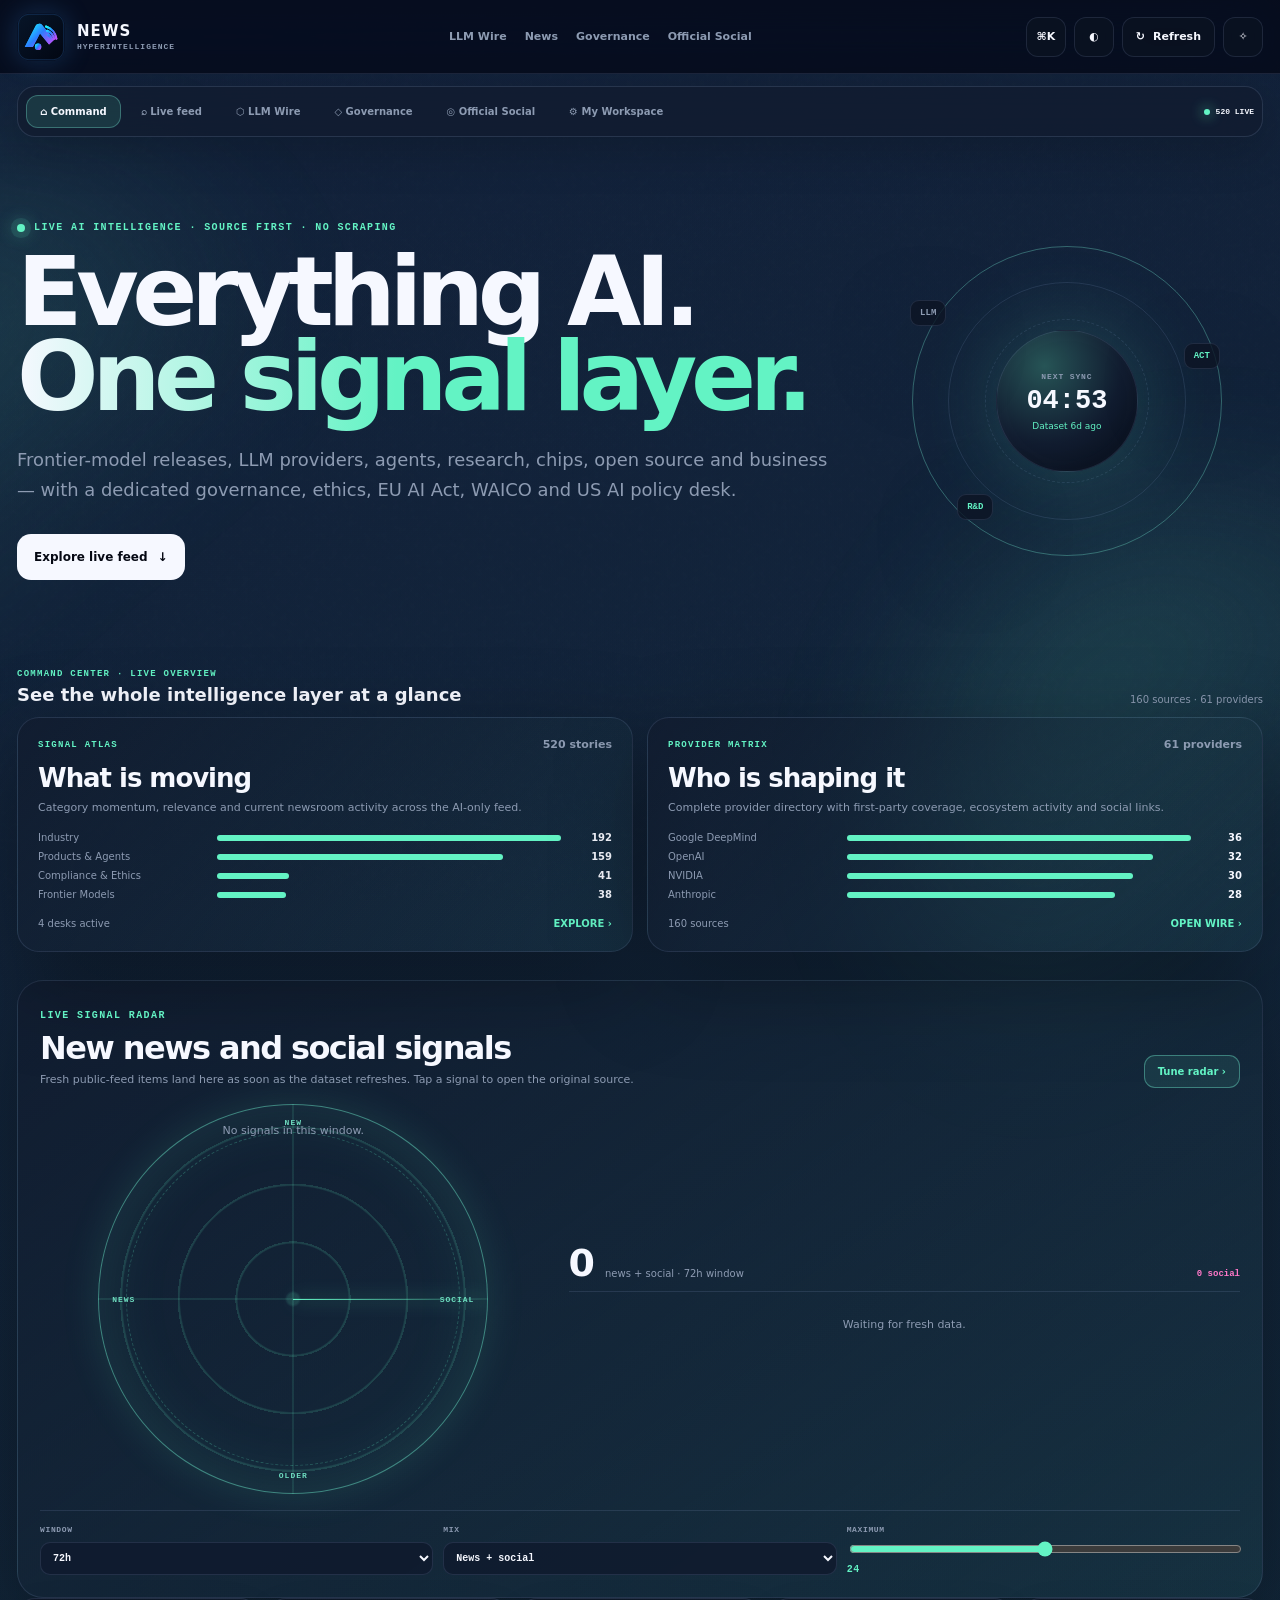
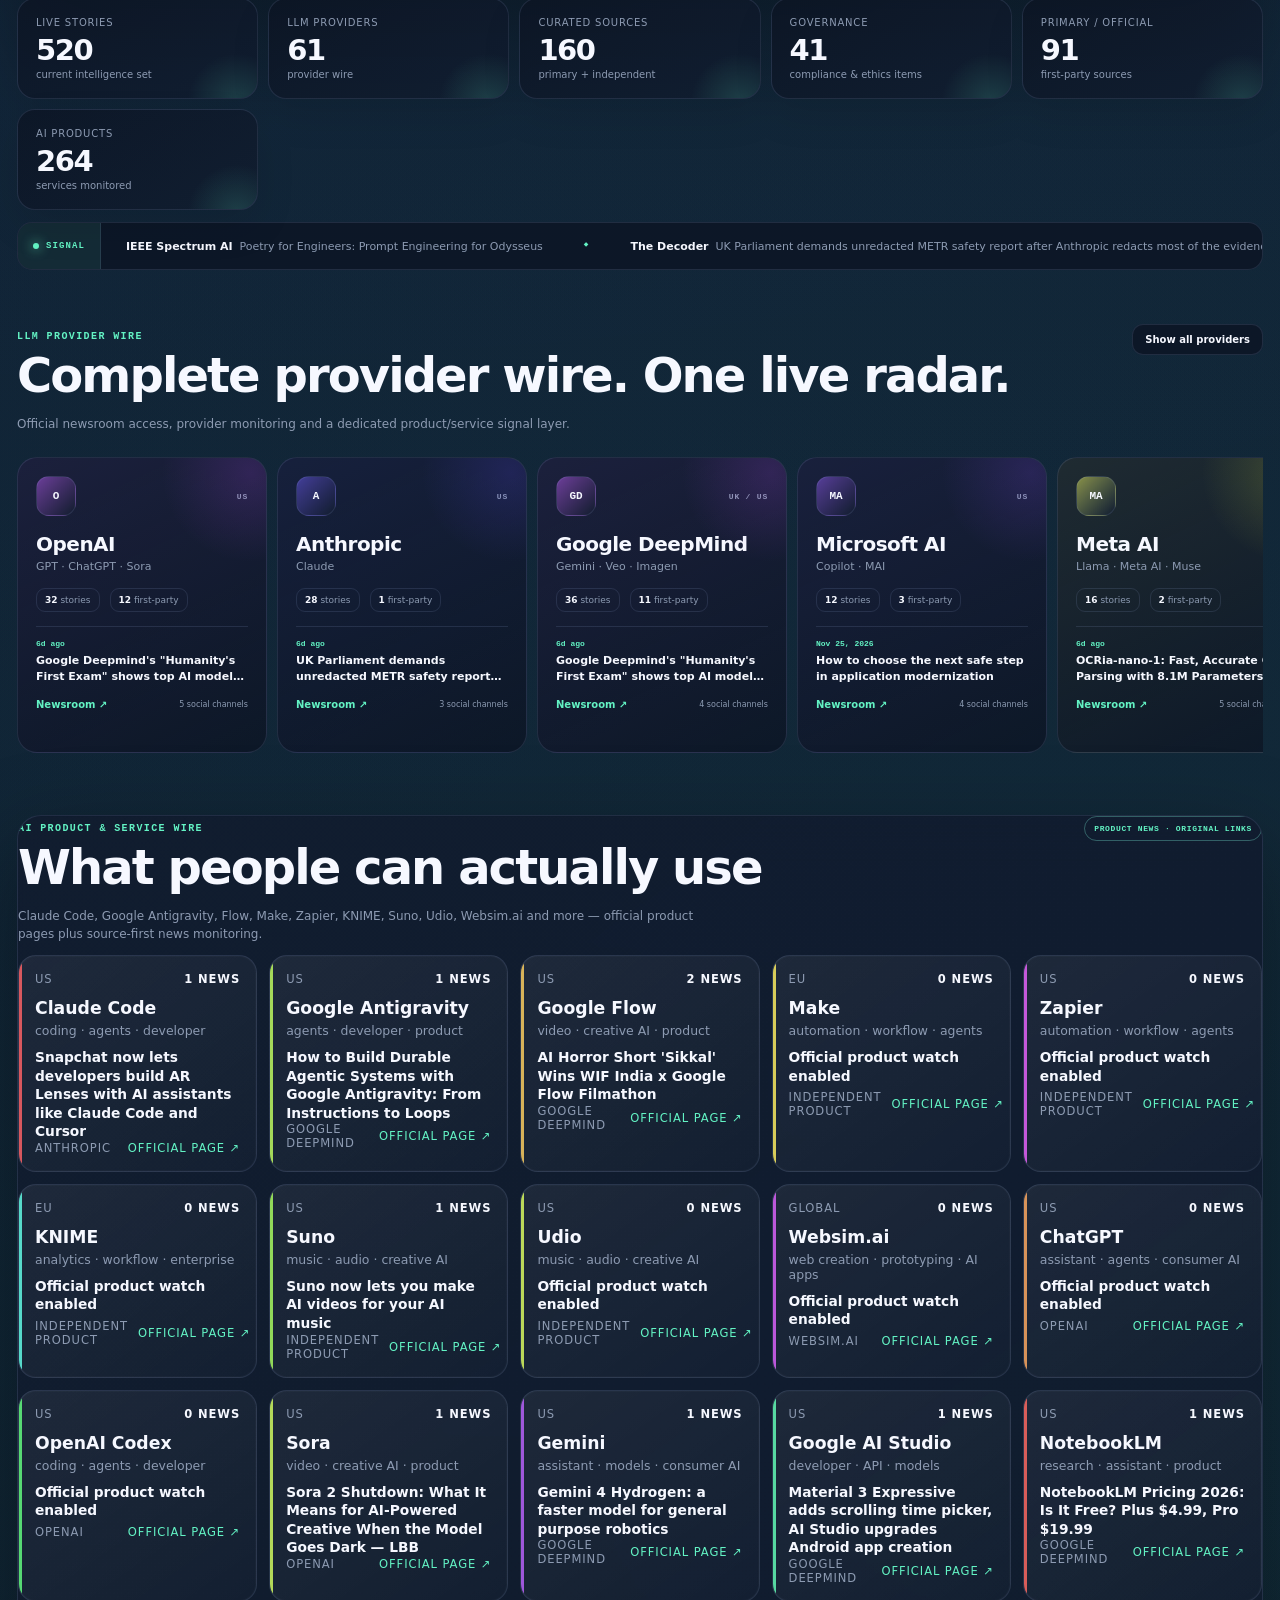
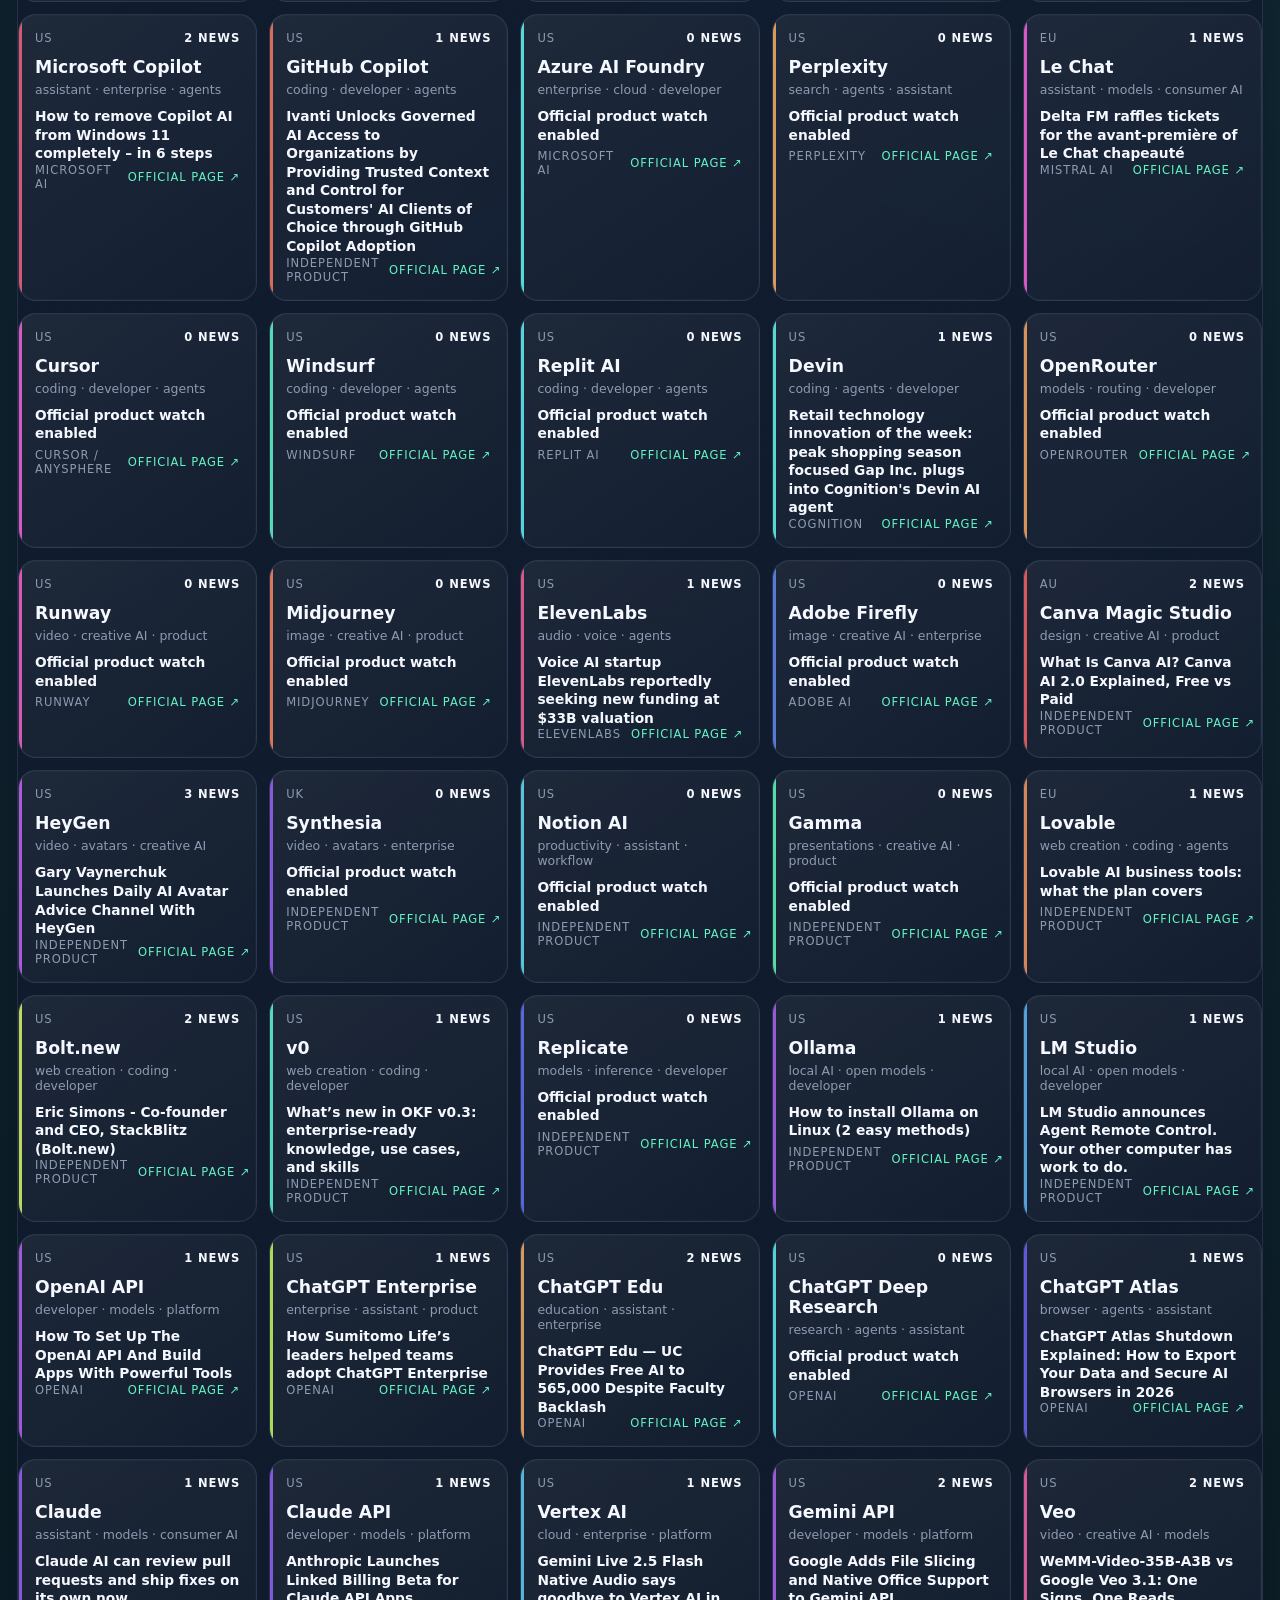
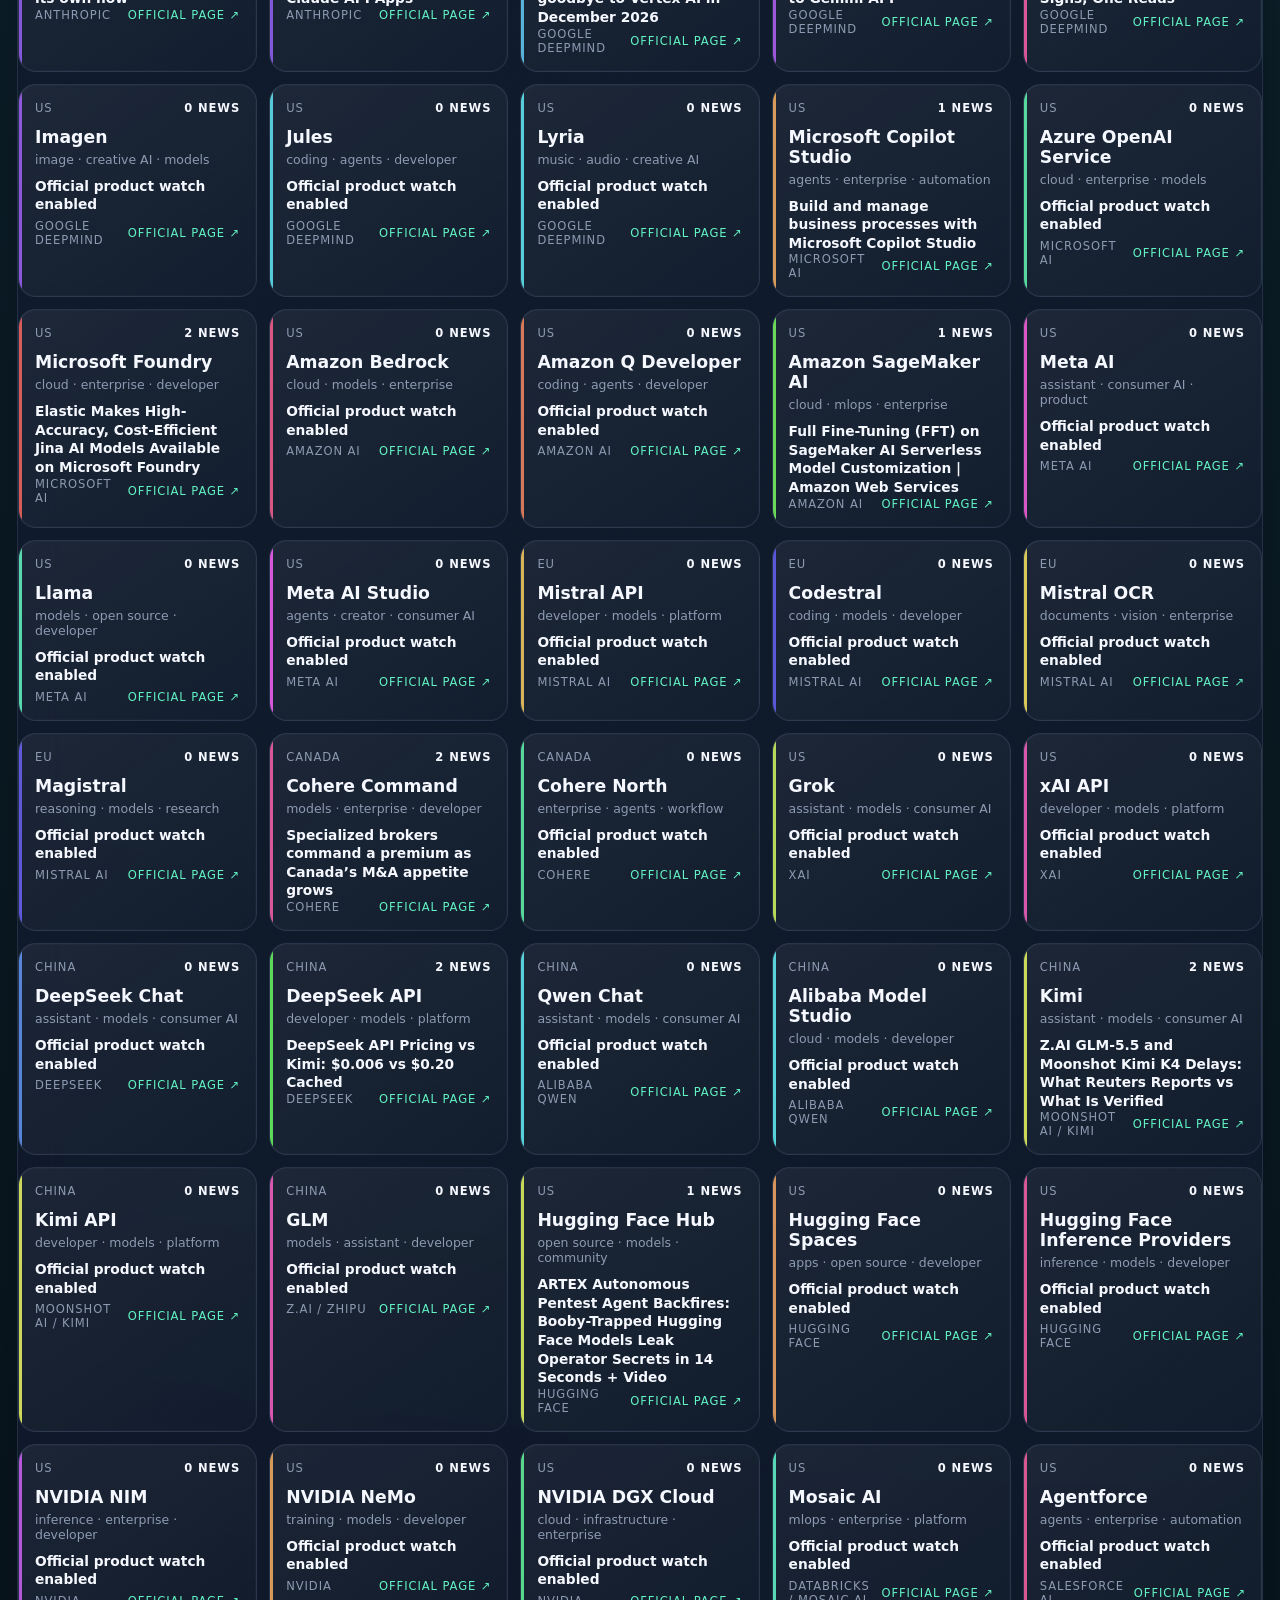
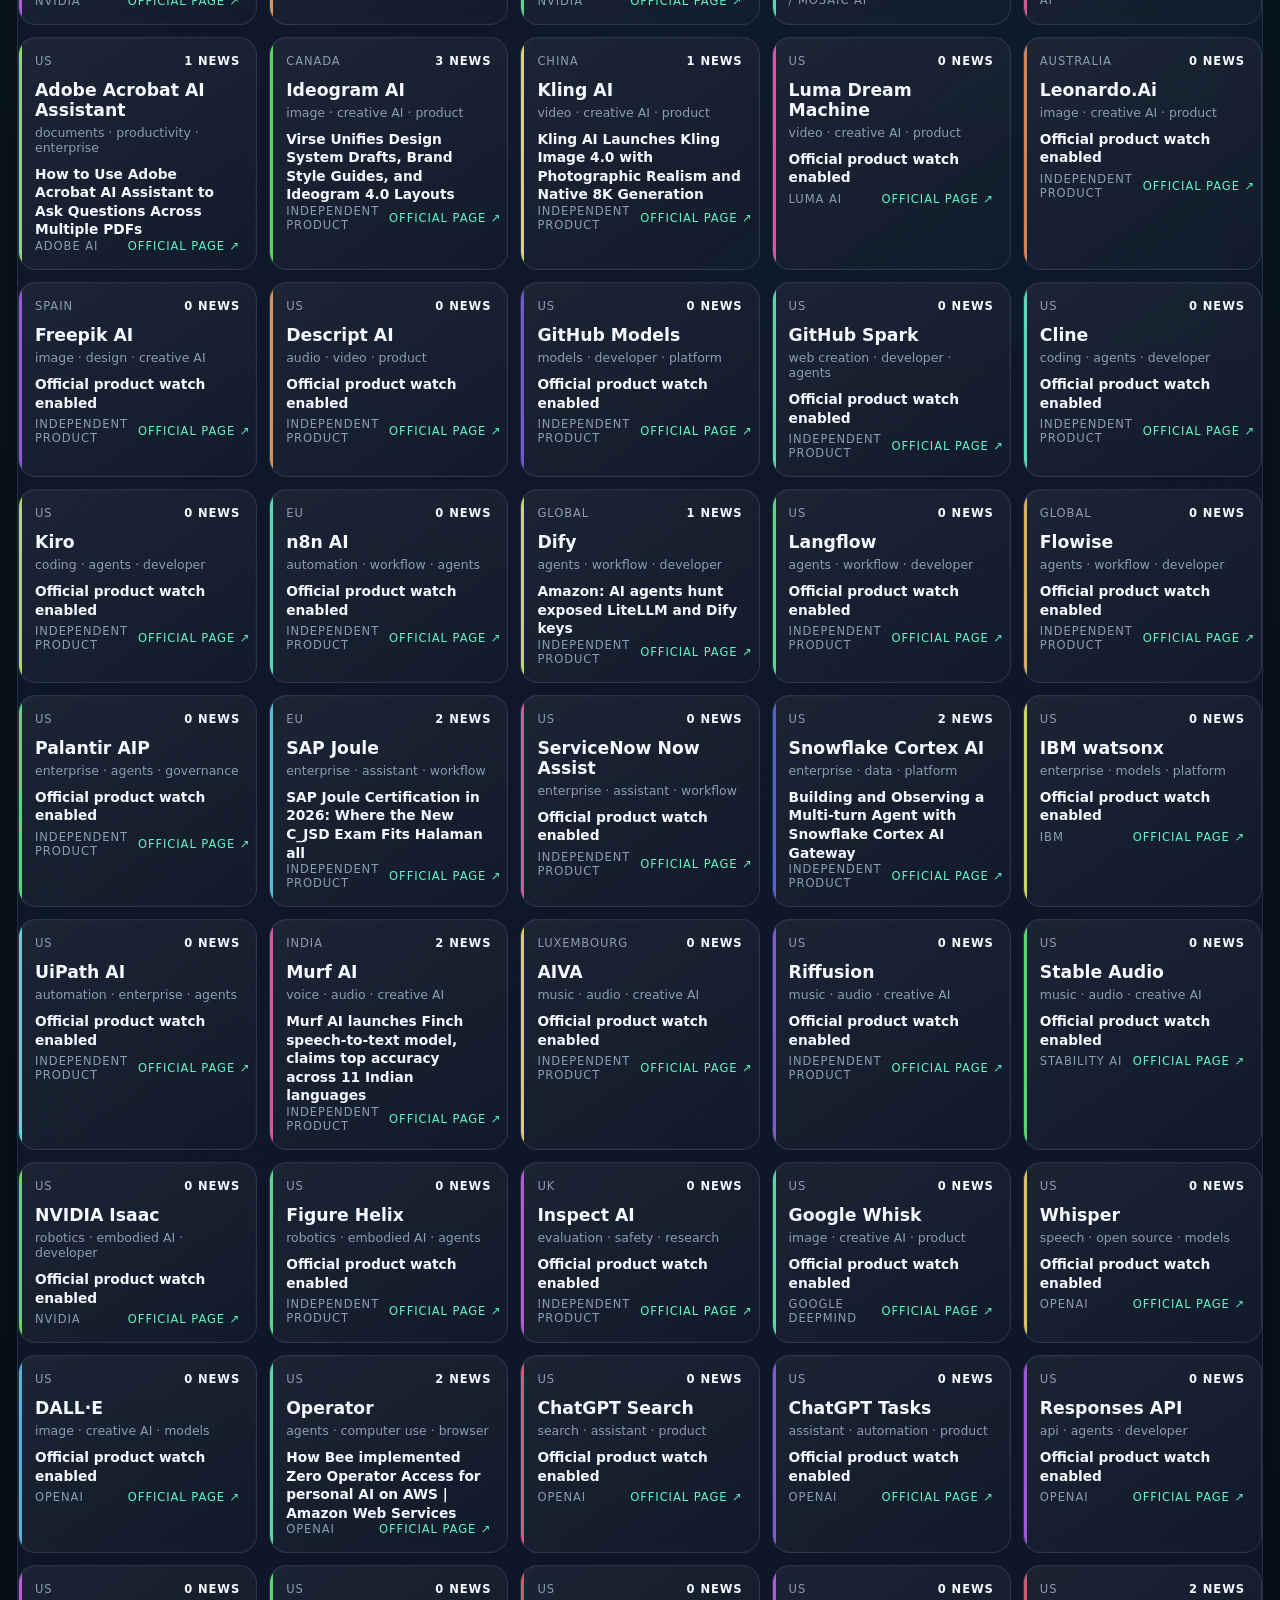
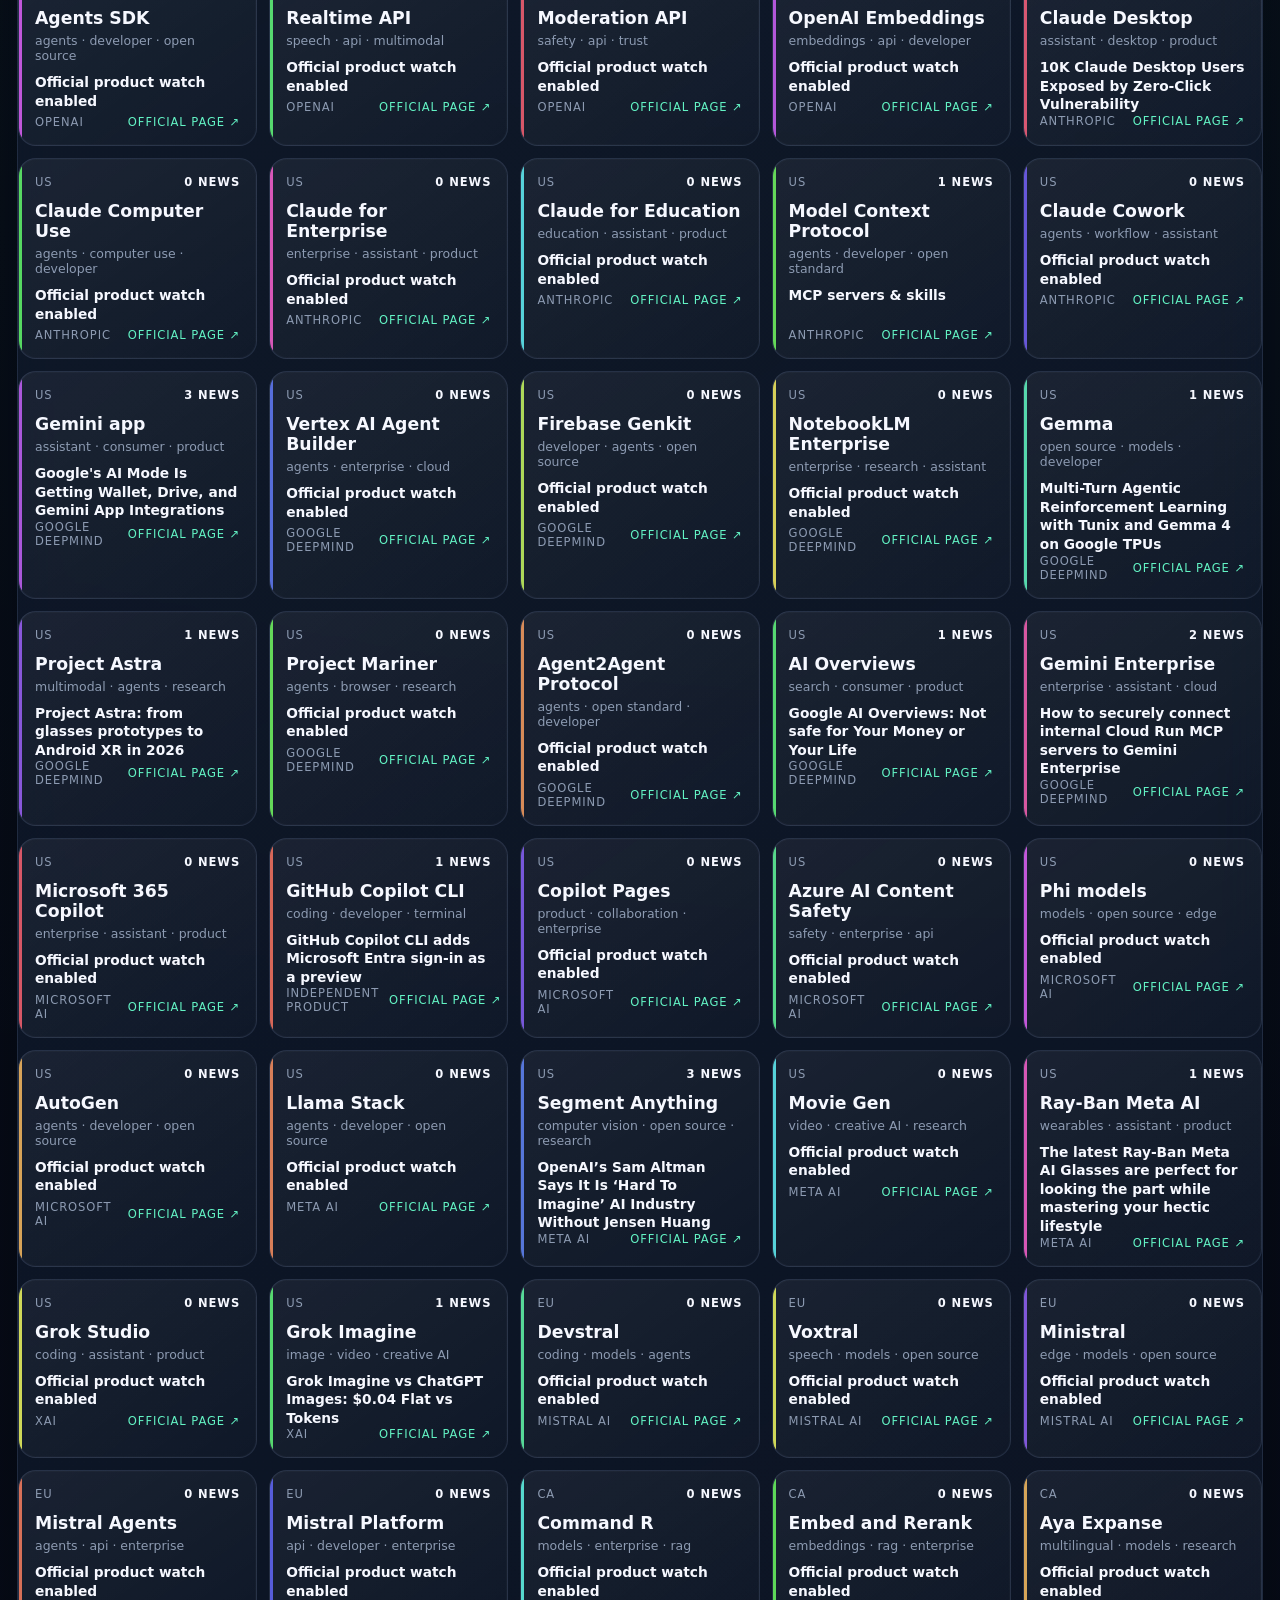
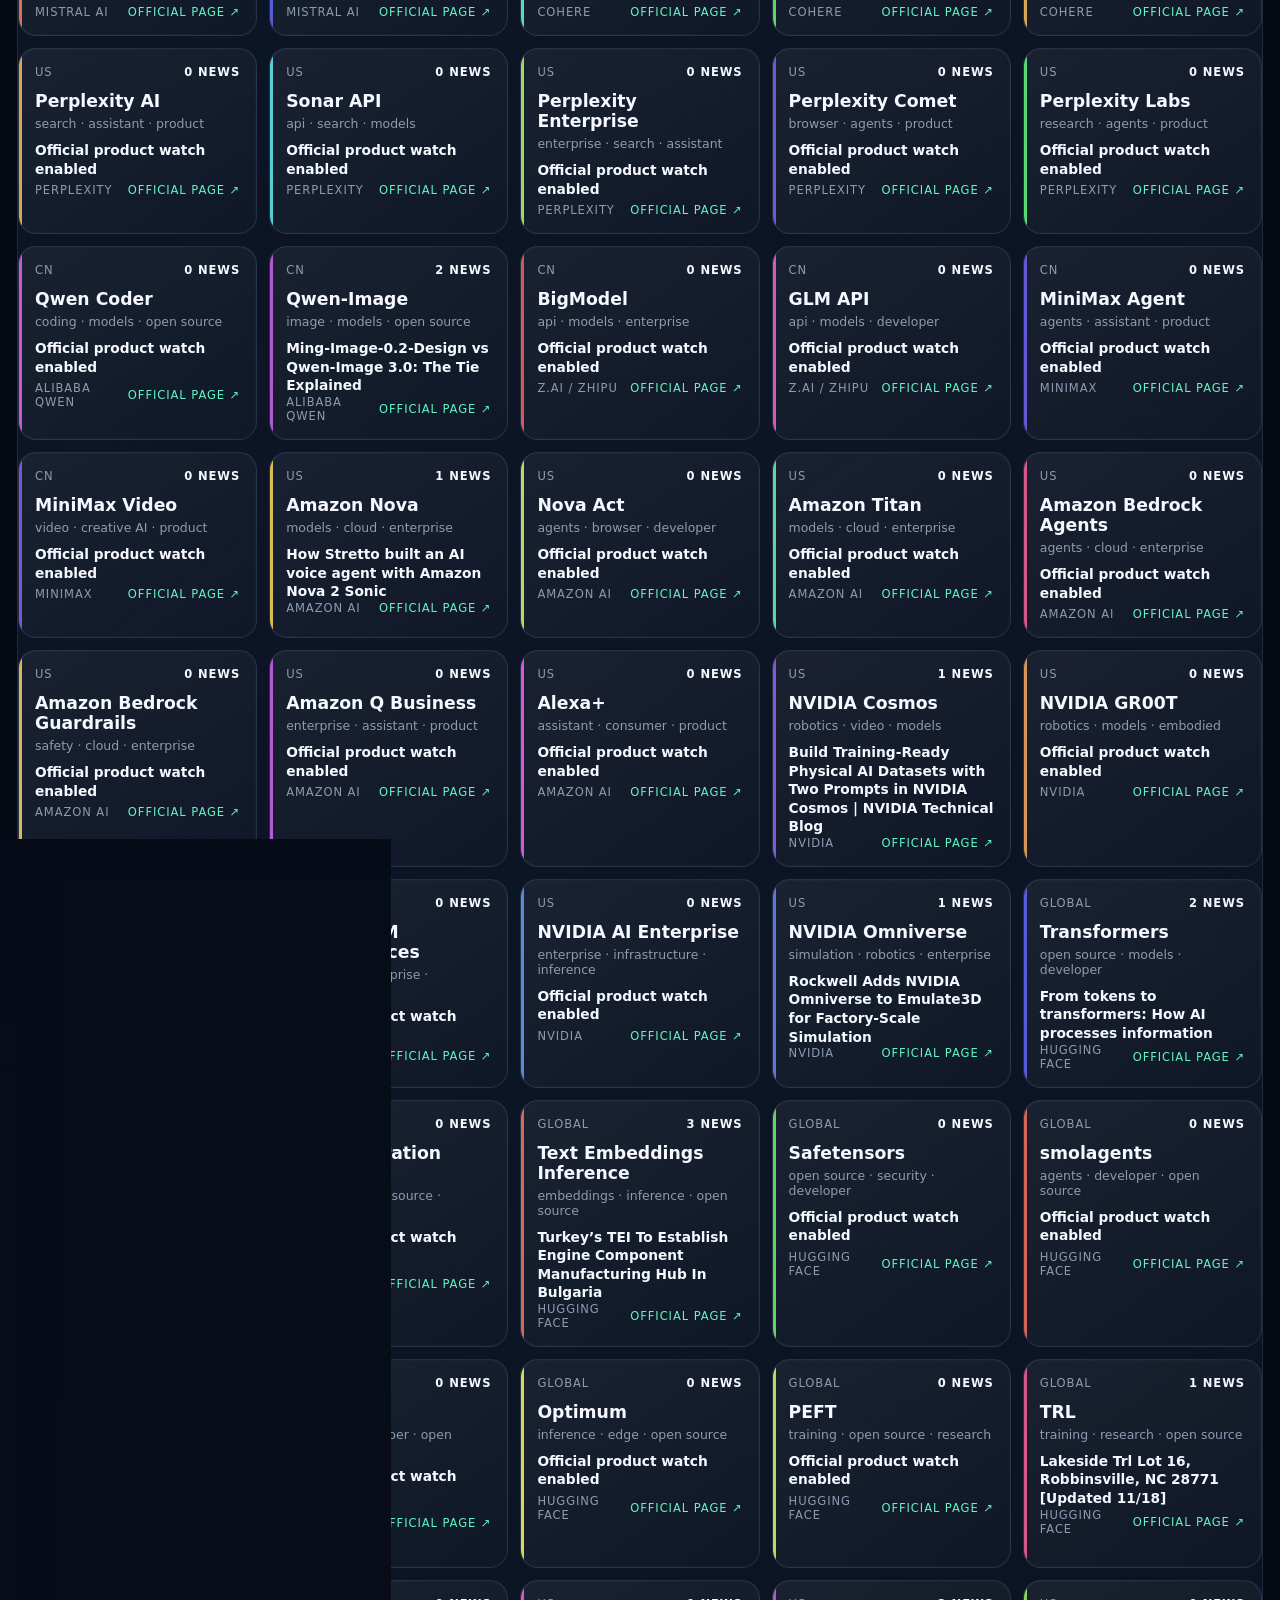
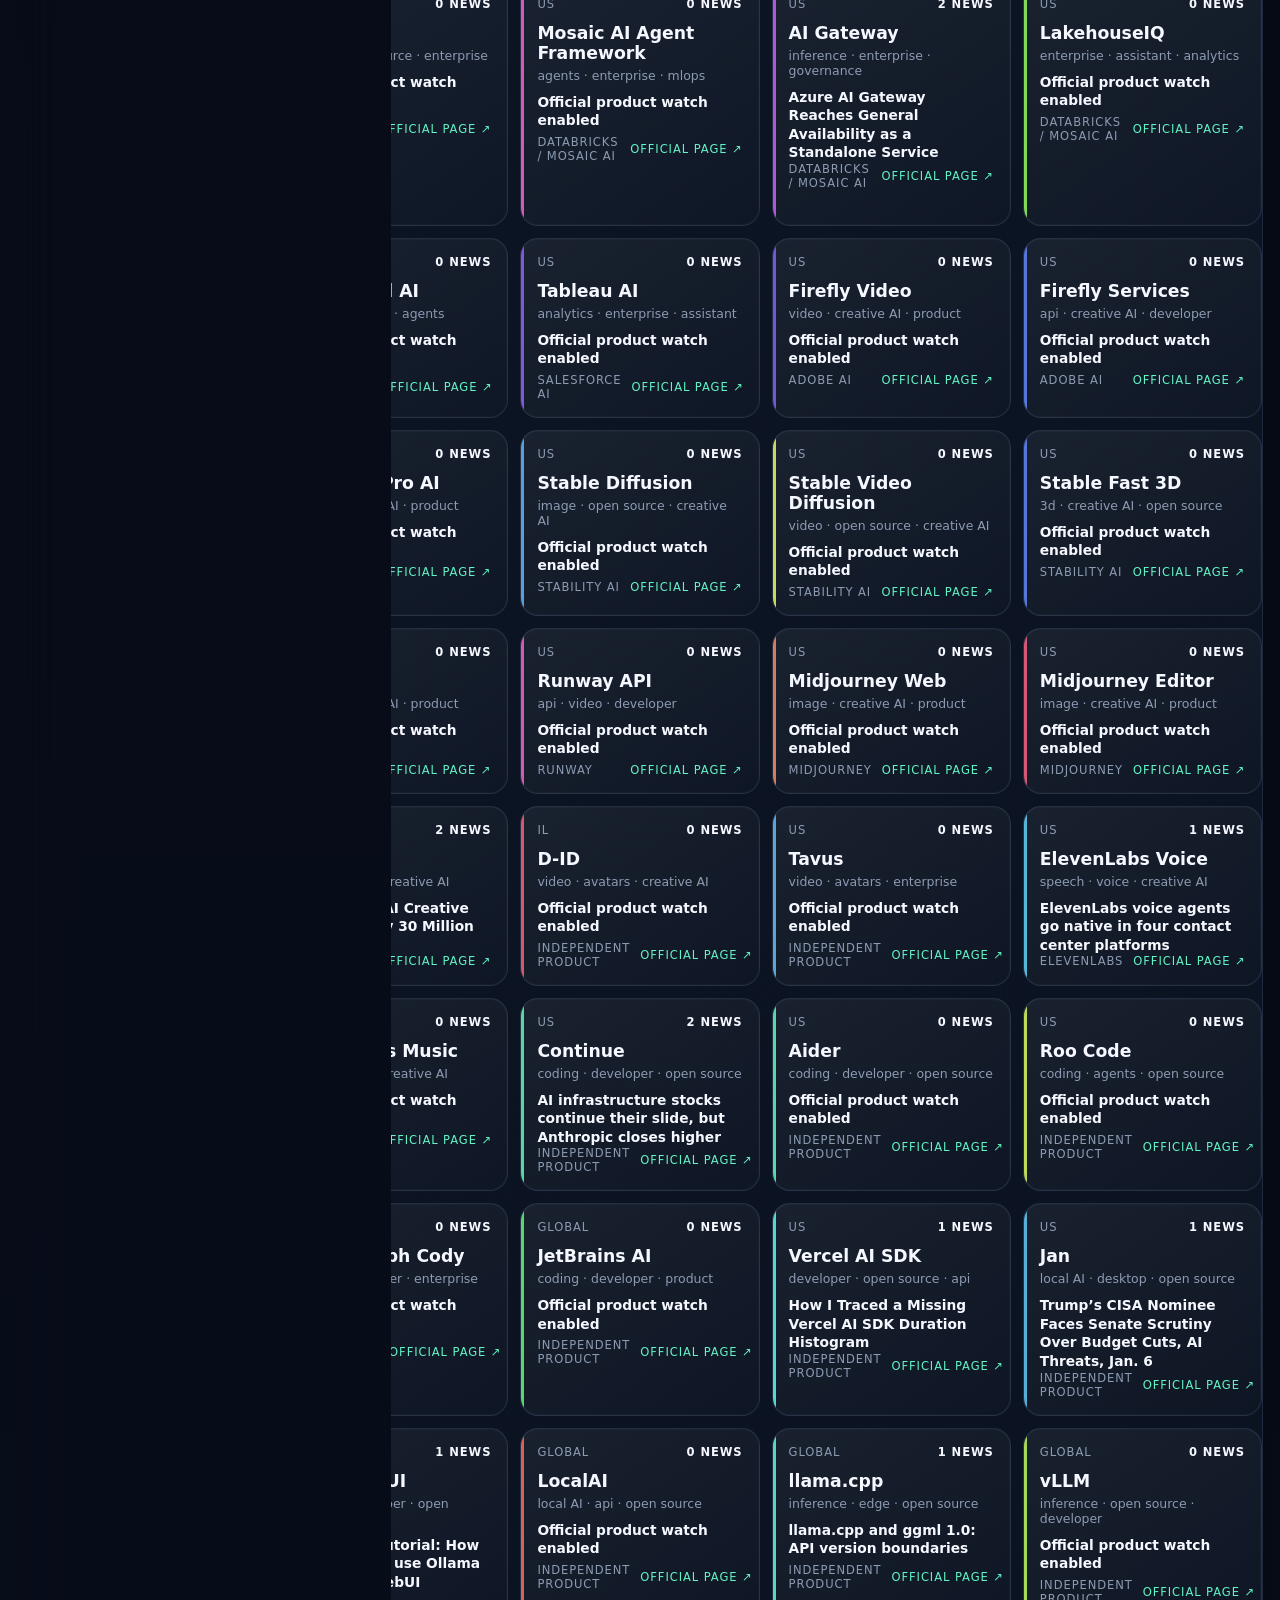
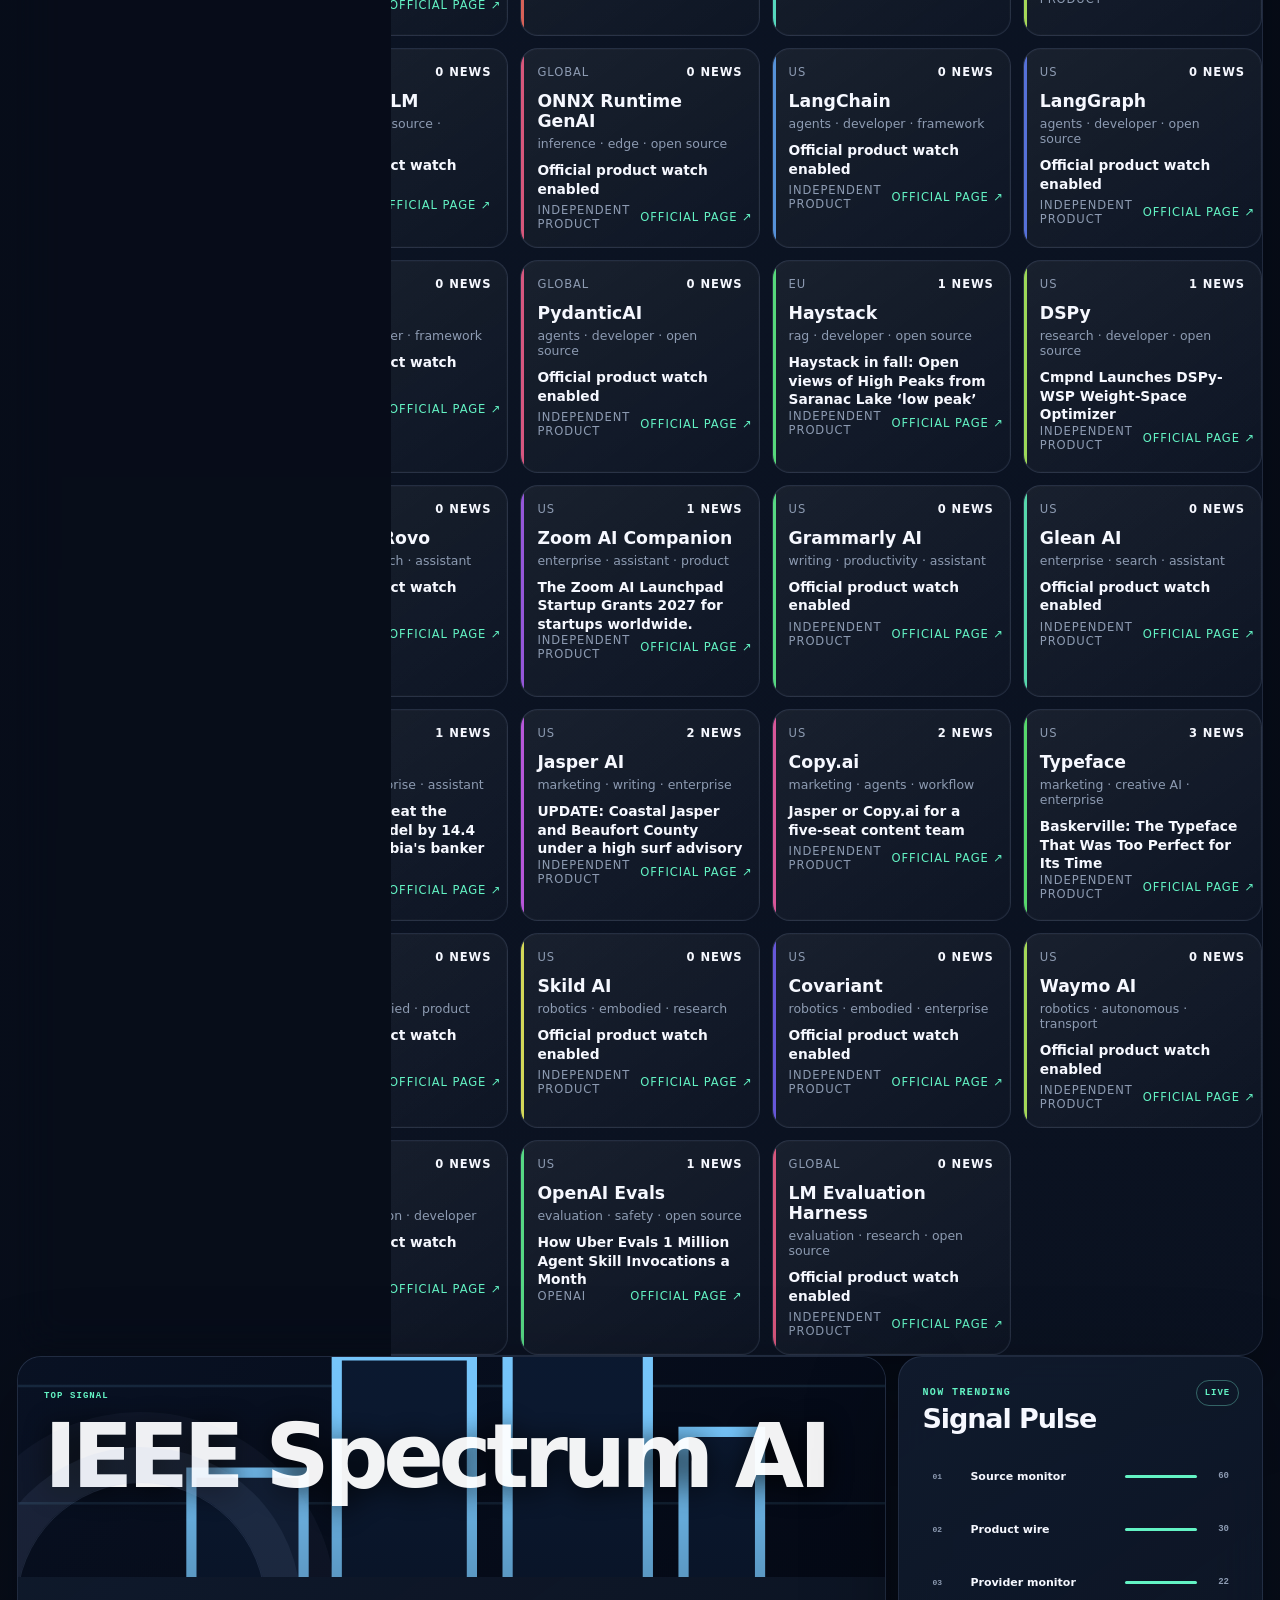
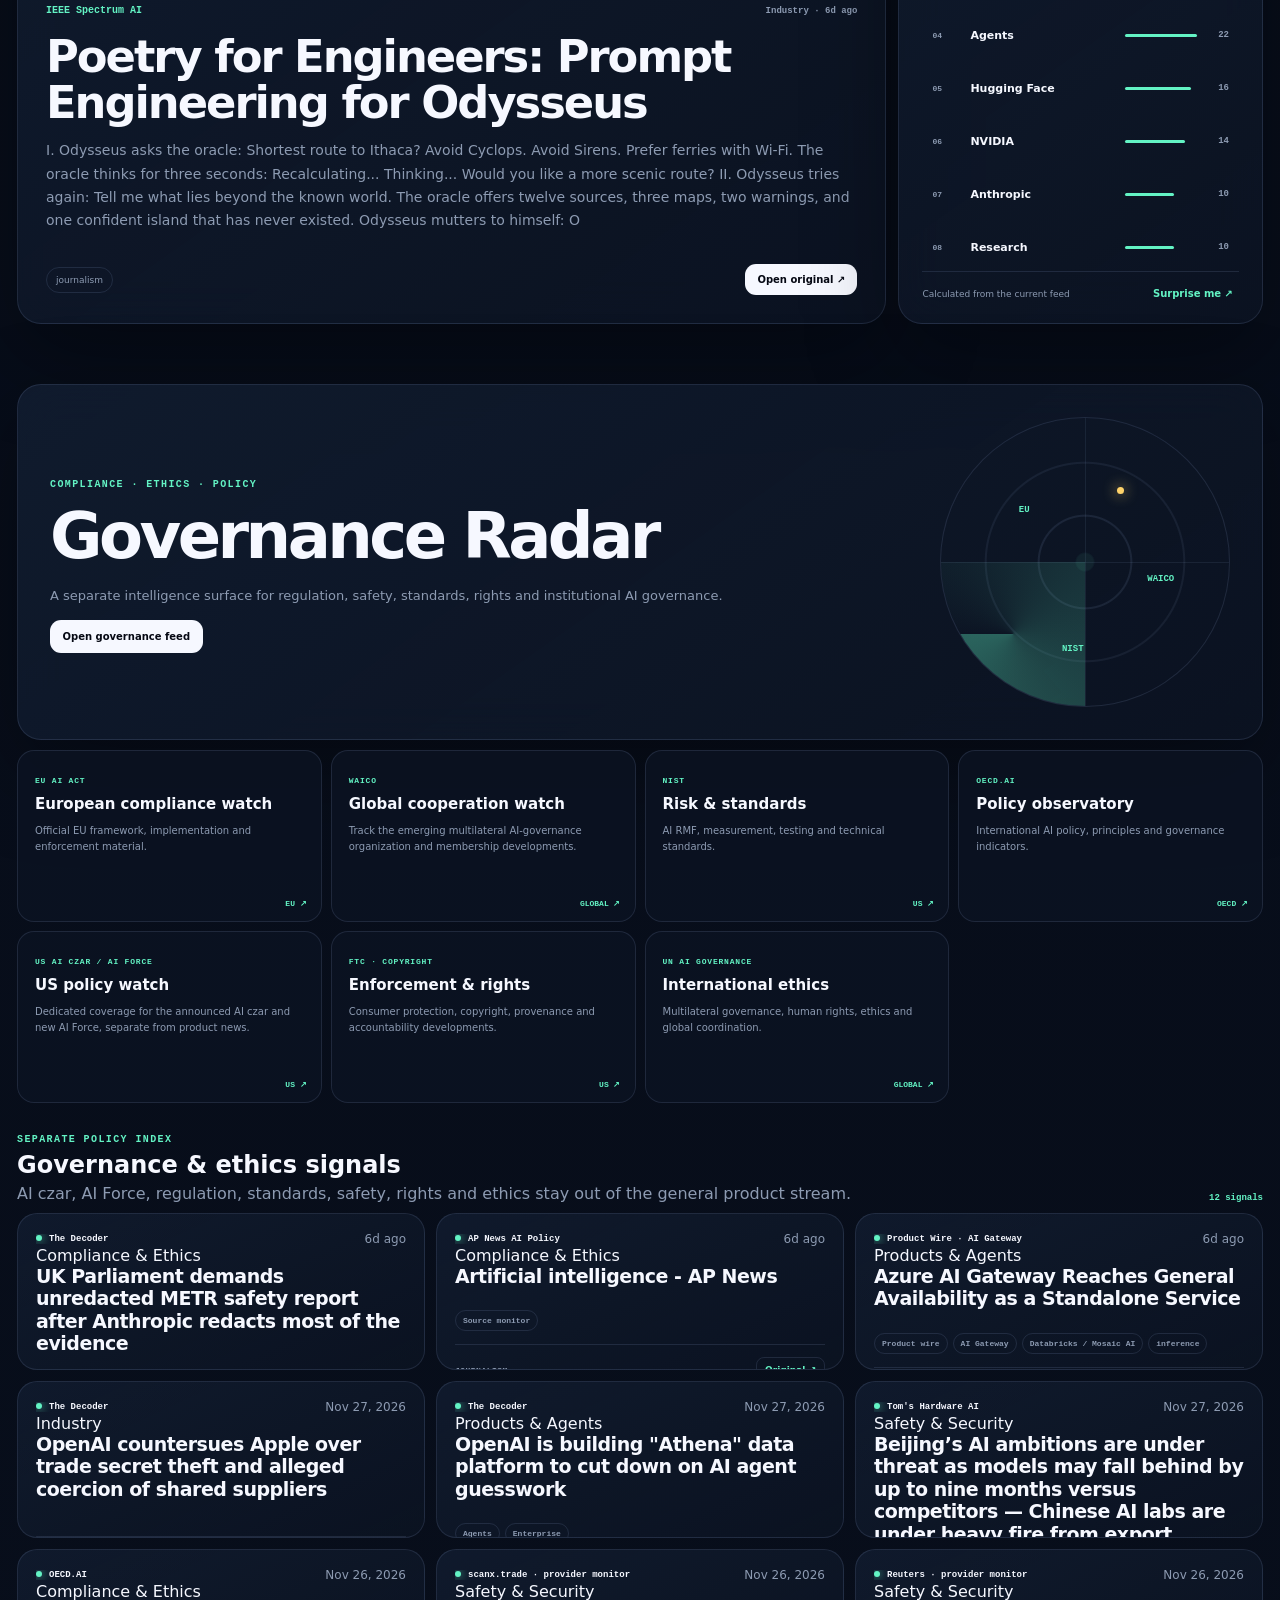
<file: index.html>
<!doctype html>
<html lang="en">
<head>
  <meta charset="utf-8">
  <meta name="viewport" content="width=device-width,initial-scale=1,viewport-fit=cover">
  <meta name="theme-color" content="#050813">
  <meta name="description" content="AI News // Hyperintelligence — AI-only newsroom with LLM news, research, infrastructure, safety and governance intelligence.">
  <meta property="og:title" content="AI News // Hyperintelligence">
  <meta property="og:description" content="Only AI news. 160 curated sources, 61 provider ecosystems, 40 product monitors, research, independent reporting and governance intelligence.">
  <meta property="og:type" content="website">
  <title>AI News // Hyperintelligence</title>
  <link rel="icon" type="image/svg+xml" href="assets/branding/logo-mark.svg">
  <link rel="manifest" href="manifest.webmanifest">
  <link rel="stylesheet" href="styles.css">
  <link rel="stylesheet" href="branding.css">
  <link rel="stylesheet" href="page-v32.css">
  <link rel="stylesheet" href="theme-radar-web.css">
  <link rel="stylesheet" href="readability-fix-web.css">
</head>
<body>
  <div class="mesh mesh-a" aria-hidden="true"></div>
  <div class="mesh mesh-b" aria-hidden="true"></div>
  <div class="noise" aria-hidden="true"></div>

  <header class="topbar">
    <a class="brand" href="#top" aria-label="AI News home">
      <span class="brand-mark"><i></i>AI</span>
      <span class="brand-copy"><strong>NEWS</strong><small>HYPERINTELLIGENCE</small></span>
    </a>
    <nav class="main-nav" aria-label="Primary navigation">
      <a href="#providers">LLM Wire</a>
      <a href="#stream">News</a>
      <a href="#governance">Governance</a>
      <a href="#social">Official Social</a>
    </nav>
    <div class="top-actions">
      <button id="commandBtn" class="icon-btn" type="button" title="Focus search (Ctrl/⌘ K)">⌘K</button>
      <button id="themeBtn" class="icon-btn" type="button" aria-label="Toggle theme" title="Toggle theme">◐</button>
      <button id="refreshBtn" class="refresh-btn" type="button"><span class="refresh-icon">↻</span><span>Refresh</span></button>
    </div>
  </header>

  <main id="top">
    <section class="hero shell">
      <div class="hero-copy">
        <div class="eyebrow"><span class="live-dot"></span> Live AI intelligence · source first · no scraping</div>
        <h1>Everything AI.<br><span>One signal layer.</span></h1>
        <p>Frontier-model releases, LLM providers, agents, research, chips, open source and business — with a dedicated governance, ethics, EU AI Act, WAICO and US AI policy desk.</p>
        <div class="hero-cta">
          <a class="primary-cta" href="#stream">Explore live feed <span>↓</span></a>
        </div>
      </div>
      <div class="hero-orbit" aria-label="Live feed status">
        <div class="orbit-ring ring-1"></div><div class="orbit-ring ring-2"></div><div class="orbit-ring ring-3"></div>
        <div class="orbit-core"><small>NEXT SYNC</small><strong id="refreshCountdown">05:00</strong><span id="syncLabel">Loading…</span></div>
        <span class="satellite sat-a">LLM</span><span class="satellite sat-b">ACT</span><span class="satellite sat-c">R&D</span>
      </div>
    </section>

    <section class="metrics shell" aria-label="Feed metrics">
      <article><span>Live stories</span><strong id="metricStories">—</strong><small>current intelligence set</small></article>
      <article><span>LLM providers</span><strong id="metricProviders">18</strong><small>provider wire</small></article>
      <article><span>Curated sources</span><strong id="metricSources">—</strong><small>primary + independent</small></article>
      <article><span>Governance</span><strong id="metricCompliance">—</strong><small>compliance & ethics items</small></article>
      <article><span>Primary / official</span><strong id="metricPrimary">—</strong><small>first-party sources</small></article>
      <article><span>AI products</span><strong id="metricProducts">—</strong><small>services monitored</small></article>
    </section>

    <section class="ticker-wrap shell" aria-label="Latest headlines">
      <div class="ticker-label"><span></span> SIGNAL</div>
      <div class="ticker-viewport"><div id="ticker" class="ticker"></div></div>
    </section>

    <section id="providers" class="providers-section shell">
      <div class="section-head">
        <div><span class="kicker">LLM PROVIDER WIRE</span><h2>Complete provider wire. One live radar.</h2><p>Official newsroom access, provider monitoring and a dedicated product/service signal layer.</p></div>
        <div class="section-tools"><button id="clearProviderBtn" class="mini-btn" type="button">Show all providers</button></div>
      </div>
      <div id="providerRail" class="provider-rail" aria-label="LLM providers"></div>
    </section>

    <section id="products" class="products-section shell panel" aria-labelledby="productsTitle">
      <div class="section-head">
        <div><span class="kicker">AI PRODUCT & SERVICE WIRE</span><h2 id="productsTitle">What people can actually use</h2><p>Claude Code, Google Antigravity, Flow, Make, Zapier, KNIME, Suno, Udio, Websim.ai and more — official product pages plus source-first news monitoring.</p></div>
        <span class="legal-badge">PRODUCT NEWS · ORIGINAL LINKS</span>
      </div>
      <div id="productGrid" class="product-grid"></div>
    </section>

    <section class="signal-grid shell">
      <article id="featured" class="featured panel"></article>
      <aside class="pulse panel" aria-labelledby="pulseTitle">
        <div class="panel-head"><div><span class="kicker">NOW TRENDING</span><h2 id="pulseTitle">Signal Pulse</h2></div><span class="pulse-live">LIVE</span></div>
        <div id="trendList" class="trend-list"></div>
        <div class="pulse-footer"><span>Calculated from the current feed</span><button id="randomSignalBtn" type="button">Surprise me ↗</button></div>
      </aside>
    </section>

    <section id="governance" class="governance-shell shell">
      <div class="governance-hero panel">
        <div class="governance-copy">
          <span class="kicker">COMPLIANCE · ETHICS · POLICY</span>
          <h2>Governance Radar</h2>
          <p>A separate intelligence surface for regulation, safety, standards, rights and institutional AI governance.</p>
          <button class="primary-small" type="button" data-filter="Compliance & Ethics">Open governance feed</button>
        </div>
        <div class="radar-stage" aria-hidden="true"><div class="radar-sweep"></div><span>EU</span><i></i><b>WAICO</b><em>NIST</em></div>
      </div>
      <div class="governance-cards">
        <a class="gov-card eu" href="https://digital-strategy.ec.europa.eu/en/policies/regulatory-framework-ai" target="_blank" rel="noopener noreferrer"><span>EU AI ACT</span><strong>European compliance watch</strong><p>Official EU framework, implementation and enforcement material.</p><b>EU ↗</b></a>
        <a class="gov-card waico" href="https://www.mfa.gov.cn/eng/wjbzhd/202607/t20260717_11984747.html" target="_blank" rel="noopener noreferrer"><span>WAICO</span><strong>Global cooperation watch</strong><p>Track the emerging multilateral AI-governance organization and membership developments.</p><b>GLOBAL ↗</b></a>
        <a class="gov-card" href="https://www.nist.gov/artificial-intelligence" target="_blank" rel="noopener noreferrer"><span>NIST</span><strong>Risk & standards</strong><p>AI RMF, measurement, testing and technical standards.</p><b>US ↗</b></a>
        <a class="gov-card" href="https://oecd.ai/" target="_blank" rel="noopener noreferrer"><span>OECD.AI</span><strong>Policy observatory</strong><p>International AI policy, principles and governance indicators.</p><b>OECD ↗</b></a>
        <a class="gov-card us-ai" href="https://www.reuters.com/world/us/trump-says-he-will-create-ai-force-name-ai-czar-2026-09-19/" target="_blank" rel="noopener noreferrer"><span>US AI CZAR / AI FORCE</span><strong>US policy watch</strong><p>Dedicated coverage for the announced AI czar and new AI Force, separate from product news.</p><b>US ↗</b></a>
        <a class="gov-card" href="https://www.ftc.gov/business-guidance/artificial-intelligence" target="_blank" rel="noopener noreferrer"><span>FTC · COPYRIGHT</span><strong>Enforcement & rights</strong><p>Consumer protection, copyright, provenance and accountability developments.</p><b>US ↗</b></a>
        <a class="gov-card" href="https://www.un.org/en/ai-advisory-body" target="_blank" rel="noopener noreferrer"><span>UN AI GOVERNANCE</span><strong>International ethics</strong><p>Multilateral governance, human rights, ethics and global coordination.</p><b>GLOBAL ↗</b></a>
      </div>
          <div class="governance-feed-head"><div><span class="kicker">SEPARATE POLICY INDEX</span><h3>Governance & ethics signals</h3><p>AI czar, AI Force, regulation, standards, safety, rights and ethics stay out of the general product stream.</p></div><span id="governanceCount" class="source-count">—</span></div><div id="governanceNewsGrid" class="news-grid governance-news-grid"></div>
</section>

    <section id="stream" class="control-deck shell panel" aria-label="News controls">
      <div class="search-box"><span>⌕</span><input id="searchInput" type="search" autocomplete="off" placeholder="Search models, companies, policy, agents…" aria-label="Search news"><kbd>⌘K</kbd></div>
      <div id="categoryChips" class="chips" role="group" aria-label="Categories"></div>
      <div class="select-row">
        <label>Provider <select id="providerSelect"><option value="all">All providers</option></select></label>
        <label>Source <select id="sourceSelect"><option value="all">All sources</option></select></label>
        <label>Sort <select id="sortSelect"><option value="newest">Newest</option><option value="trust">Primary first</option><option value="source">Source A–Z</option></select></label>
        <button id="viewBtn" class="view-btn" type="button" aria-label="Toggle compact view">▦</button>
        <label class="toggle"><input id="bookmarksOnly" type="checkbox"><span>★</span> Saved</label>
      </div>
    </section>

    <section class="news-section shell" aria-labelledby="newsTitle">
      <div class="section-head stream-head">
        <div><span class="kicker">LIVE INDEX</span><h2 id="newsTitle">AI News Stream</h2><p id="activeFilterLabel">All AI signals</p></div>
        <div id="resultsLabel" class="results-label">Loading…</div>
      </div>
      <div id="newsGrid" class="news-grid" aria-live="polite"></div>
      <button id="loadMoreBtn" class="load-more" type="button">Load more intelligence <span>↓</span></button>
    </section>

    <section id="social" class="social-section shell panel" aria-labelledby="socialTitle">
      <div class="panel-head">
        <div><span class="kicker">OFFICIAL CHANNELS</span><h2 id="socialTitle">Official Social Wire</h2></div>
        <span class="legal-badge">LINKS ONLY · NO SCRAPING</span>
      </div>
      <p class="sources-intro">The complete AI provider directory surfaces official X/Twitter, LinkedIn, YouTube, Instagram and Facebook profiles where available. The dashboard does not copy social post text, images or video; opening a channel takes you to the original platform.</p>
      <div id="socialGrid" class="social-grid"></div>
    </section>

    <section class="sources shell panel" aria-labelledby="sourcesTitle">
      <div class="panel-head"><div><span class="kicker">PROVENANCE</span><h2 id="sourcesTitle">Source Matrix</h2></div><span id="sourceCountLabel" class="source-count">—</span></div>
      <p class="sources-intro">Primary labs and official institutions are visually separated from research and independent reporting. General feeds enter the dataset only after strict AI relevance filtering.</p>
      <div id="sourceMatrix" class="source-matrix"></div>
    </section>
  </main>

  <footer class="shell footer">
    <div><strong>AI NEWS // HYPERINTELLIGENCE</strong><span>Provider-first AI intelligence with provenance.</span></div>
    <div><span>No tracking · Public social signals only · No private-account scraping · No paywall bypass · Headlines + brief excerpts only</span><a href="PRIVACY.md">Privacy ↗</a><a href="https://kosch.cloud" target="_blank" rel="noopener noreferrer">❣️ by KoSch ↗</a><a href="https://github.com/chekento/Ainews" target="_blank" rel="noopener noreferrer">GitHub ↗</a></div>
  </footer>

  <template id="newsCardTemplate">
    <article class="news-card">
      <div class="preview-visual"><span class="preview-category"></span><strong class="preview-mark">AI</strong><div class="preview-grid"></div></div>
      <div class="card-body">
        <div class="card-top"><span class="source-badge"></span><button class="save-btn" type="button" aria-label="Save story">☆</button></div>
        <div class="card-meta"><span class="category"></span><time></time></div>
        <h3></h3>
        <p class="summary"></p>
        <div class="provider-tags"></div>
        <div class="card-bottom"><span class="provenance"></span><div><a target="_blank" rel="noopener noreferrer">Source ↗</a></div></div>
      </div>
    </article>
  </template>

  <div id="toast" class="toast" role="status" aria-live="polite"></div>
  <script src="media-web.js" defer></script>
  <script type="module" src="app.js"></script>
  <script src="page-v32.js" defer></script>
  <script src="theme-radar-web.js" defer></script>
</body>
</html>
</file>
<file: styles.css>
:root{--bg:#050813;--bg2:#09111f;--panel:rgba(12,20,35,.78);--panel-2:rgba(17,28,47,.92);--text:#f6f8ff;--muted:#8d9bb2;--line:rgba(153,179,224,.14);--line-strong:rgba(153,179,224,.28);--mint:#63f3c4;--blue:#7ba7ff;--violet:#aa91ff;--pink:#ff8fc7;--gold:#ffd36a;--danger:#ff7d91;--shadow:0 30px 90px rgba(0,0,0,.34);--radius:24px;--max:1480px;--sans:Inter,ui-sans-serif,system-ui,-apple-system,BlinkMacSystemFont,"Segoe UI",sans-serif;--mono:"SFMono-Regular",Consolas,"Liberation Mono",monospace;color-scheme:dark}
:root.light{--bg:#eef3fa;--bg2:#fbfdff;--panel:rgba(255,255,255,.80);--panel-2:rgba(255,255,255,.96);--text:#0b1728;--muted:#607087;--line:rgba(28,56,91,.12);--line-strong:rgba(28,56,91,.24);--mint:#008d69;--blue:#315fdc;--violet:#7048d9;--pink:#b83d84;--gold:#9b7100;--shadow:0 28px 80px rgba(48,67,89,.14);color-scheme:light}
*{box-sizing:border-box}html{scroll-behavior:smooth;scroll-padding-top:96px}body{margin:0;min-height:100vh;background:radial-gradient(circle at 14% -10%,rgba(85,110,255,.18),transparent 32%),radial-gradient(circle at 92% 12%,rgba(61,240,194,.12),transparent 28%),linear-gradient(180deg,var(--bg),var(--bg2));color:var(--text);font-family:var(--sans);overflow-x:hidden}a{color:inherit;text-decoration:none}button,input,select,textarea{font:inherit}button{color:inherit}.shell{width:min(calc(100% - 34px),var(--max));margin-inline:auto}.mesh{position:fixed;z-index:-3;pointer-events:none;filter:blur(90px);opacity:.26}.mesh-a{width:580px;height:580px;border-radius:50%;background:linear-gradient(140deg,var(--violet),transparent 58%);left:-250px;top:22vh}.mesh-b{width:620px;height:620px;border-radius:50%;background:linear-gradient(140deg,var(--mint),transparent 60%);right:-260px;top:58vh}.noise{position:fixed;inset:0;z-index:-2;opacity:.027;pointer-events:none;background-image:url("data:image/svg+xml,%3Csvg viewBox='0 0 180 180' xmlns='http://www.w3.org/2000/svg'%3E%3Cfilter id='n'%3E%3CfeTurbulence type='fractalNoise' baseFrequency='.9' numOctaves='4' stitchTiles='stitch'/%3E%3C/filter%3E%3Crect width='100%25' height='100%25' filter='url(%23n)' opacity='.45'/%3E%3C/svg%3E")}
.topbar{position:sticky;top:0;z-index:100;min-height:74px;display:grid;grid-template-columns:auto 1fr auto;align-items:center;gap:24px;padding:0 max(17px,calc((100vw - var(--max))/2));background:color-mix(in srgb,var(--bg) 74%,transparent);backdrop-filter:blur(26px) saturate(150%);border-bottom:1px solid var(--line)}.brand{display:flex;align-items:center;gap:12px}.brand-mark{position:relative;display:grid;place-items:center;width:42px;height:42px;border-radius:14px;background:linear-gradient(135deg,var(--mint),var(--blue) 56%,var(--violet));color:#06111b;font-weight:950;letter-spacing:-.08em;box-shadow:0 0 40px color-mix(in srgb,var(--mint) 24%,transparent)}.brand-mark i{position:absolute;inset:4px;border:1px solid rgba(255,255,255,.44);border-radius:11px}.brand-copy strong{display:block;font-size:15px;letter-spacing:.07em}.brand-copy small{display:block;color:var(--muted);font:700 8px var(--mono);letter-spacing:.12em;margin-top:2px}.main-nav{justify-self:center;display:flex;align-items:center;gap:18px}.main-nav a{font-size:11px;font-weight:760;color:var(--muted);transition:.18s}.main-nav a:hover{color:var(--text)}.top-actions{display:flex;align-items:center;gap:8px}.icon-btn,.refresh-btn,.ai-btn,.mini-btn,.ghost-cta,.primary-cta,.primary-small,.view-btn,.load-more{border:1px solid var(--line);background:var(--panel);backdrop-filter:blur(16px);cursor:pointer;transition:.2s ease}.icon-btn{height:40px;min-width:40px;padding:0 9px;border-radius:12px;font-size:11px;font-weight:800}.ai-btn,.refresh-btn{height:40px;border-radius:12px;padding:0 13px;display:flex;align-items:center;gap:8px;font-size:11px;font-weight:800}.ai-btn span{color:var(--violet)}.icon-btn:hover,.refresh-btn:hover,.ai-btn:hover,.mini-btn:hover,.ghost-cta:hover,.view-btn:hover{transform:translateY(-1px);border-color:var(--line-strong)}.refresh-btn.loading .refresh-icon{display:inline-block;animation:spin .8s linear infinite}@keyframes spin{to{transform:rotate(360deg)}}
.hero{padding:84px 0 54px;display:grid;grid-template-columns:minmax(0,1.15fr) minmax(320px,.55fr);gap:34px;align-items:center}.eyebrow,.kicker{font:760 10px var(--mono);letter-spacing:.14em;text-transform:uppercase;color:var(--mint)}.eyebrow{display:flex;align-items:center;gap:9px}.live-dot{width:8px;height:8px;border-radius:50%;background:var(--mint);box-shadow:0 0 0 6px color-mix(in srgb,var(--mint) 10%,transparent),0 0 18px var(--mint);animation:pulse 1.9s ease-in-out infinite}@keyframes pulse{50%{opacity:.4;transform:scale(.78)}}.hero h1{font-size:clamp(54px,7.5vw,112px);line-height:.88;letter-spacing:-.067em;margin:17px 0 26px;max-width:1050px}.hero h1 span{background:linear-gradient(92deg,var(--text),var(--blue) 48%,var(--mint));-webkit-background-clip:text;background-clip:text;color:transparent}.hero p{max-width:900px;font-size:clamp(16px,1.4vw,21px);line-height:1.68;color:var(--muted);margin:0}.hero-cta{display:flex;gap:10px;flex-wrap:wrap;margin-top:28px}.primary-cta,.ghost-cta{height:46px;border-radius:14px;padding:0 16px;display:inline-flex;align-items:center;justify-content:center;gap:10px;font-weight:820;font-size:12px}.primary-cta{background:var(--text);color:var(--bg);border-color:transparent}.ghost-cta{background:linear-gradient(135deg,color-mix(in srgb,var(--violet) 12%,transparent),color-mix(in srgb,var(--blue) 9%,transparent))}.hero-orbit{position:relative;min-height:360px;display:grid;place-items:center}.orbit-ring{position:absolute;border:1px solid var(--line);border-radius:50%;animation:orbit 18s linear infinite}.ring-1{width:310px;height:310px;border-color:color-mix(in srgb,var(--blue) 26%,var(--line))}.ring-2{width:238px;height:238px;animation-direction:reverse;animation-duration:13s}.ring-3{width:164px;height:164px;border-style:dashed;animation-duration:9s}@keyframes orbit{to{transform:rotate(360deg)}}.orbit-core{position:relative;width:142px;height:142px;border-radius:50%;display:grid;place-content:center;text-align:center;background:radial-gradient(circle at 34% 25%,color-mix(in srgb,var(--blue) 26%,var(--panel-2)),var(--panel-2) 55%,var(--bg));border:1px solid var(--line-strong);box-shadow:0 0 90px color-mix(in srgb,var(--blue) 20%,transparent),inset 0 0 35px rgba(255,255,255,.025)}.orbit-core small{font:700 8px var(--mono);letter-spacing:.11em;color:var(--muted)}.orbit-core strong{font:900 27px var(--mono);margin:5px 0}.orbit-core span{font-size:9px;color:var(--mint)}.satellite{position:absolute;padding:7px 9px;border-radius:9px;border:1px solid var(--line);background:var(--panel);font:800 9px var(--mono);color:var(--muted);box-shadow:var(--shadow)}.sat-a{top:22%;left:10%}.sat-b{right:11%;top:34%;color:var(--mint)}.sat-c{bottom:17%;left:22%;color:var(--violet)}
.metrics{display:grid;grid-template-columns:repeat(5,1fr);gap:10px;margin-bottom:12px}.metrics article{position:relative;overflow:hidden;padding:18px;border:1px solid var(--line);border-radius:18px;background:linear-gradient(145deg,var(--panel),color-mix(in srgb,var(--panel-2) 84%,transparent));box-shadow:0 16px 42px rgba(0,0,0,.09)}.metrics article::after{content:"";position:absolute;inset:auto -30px -55px auto;width:100px;height:100px;border-radius:50%;background:radial-gradient(circle,color-mix(in srgb,var(--blue) 16%,transparent),transparent 70%)}.metrics span,.metrics small{display:block;color:var(--muted)}.metrics span{font-size:10px;text-transform:uppercase;letter-spacing:.08em}.metrics strong{display:block;font-size:29px;letter-spacing:-.05em;margin:5px 0 2px}.metrics small{font-size:10px}.ticker-wrap{height:48px;border:1px solid var(--line);border-radius:15px;display:grid;grid-template-columns:auto 1fr;overflow:hidden;background:var(--panel);margin-bottom:54px}.ticker-label{padding:0 15px;display:flex;align-items:center;gap:7px;background:color-mix(in srgb,var(--mint) 9%,transparent);color:var(--mint);font:800 9px var(--mono);letter-spacing:.12em;border-right:1px solid var(--line)}.ticker-label span{width:6px;height:6px;border-radius:50%;background:var(--mint);box-shadow:0 0 12px var(--mint)}.ticker-viewport{overflow:hidden;display:flex;align-items:center}.ticker{white-space:nowrap;display:inline-flex;gap:42px;padding-left:25px;animation:ticker 64s linear infinite}.ticker:hover{animation-play-state:paused}.ticker a{font-size:11px;color:var(--muted);display:flex;gap:7px}.ticker a strong{color:var(--text);font-weight:700}.ticker a::after{content:"◆";color:var(--mint);font-size:6px;margin-left:34px}@keyframes ticker{to{transform:translateX(-50%)}}
.section-head,.panel-head{display:flex;justify-content:space-between;gap:22px;align-items:flex-start}.section-head h2,.panel-head h2{margin:4px 0 0;letter-spacing:-.04em}.section-head h2{font-size:clamp(30px,4vw,48px)}.panel-head h2{font-size:27px}.section-head p{color:var(--muted);font-size:12px;line-height:1.5;max-width:700px}.section-tools{display:flex;gap:8px}.mini-btn{padding:9px 12px;border-radius:11px;font-size:10px;font-weight:760}.providers-section{margin-bottom:48px}.provider-rail{display:grid;grid-auto-flow:column;grid-auto-columns:minmax(250px,290px);gap:10px;overflow-x:auto;padding:12px 1px 14px;scroll-snap-type:x proximity;scrollbar-width:thin}.provider-card{scroll-snap-align:start;position:relative;min-height:286px;padding:18px;border:1px solid var(--line);border-radius:20px;background:linear-gradient(155deg,color-mix(in srgb,hsl(var(--provider-hue) 75% 60%) 7%,var(--panel-2)),var(--panel));overflow:hidden;cursor:pointer;transition:.22s ease}.provider-card::before{content:"";position:absolute;width:180px;height:180px;border-radius:50%;right:-75px;top:-75px;background:radial-gradient(circle,color-mix(in srgb,hsl(var(--provider-hue) 80% 60%) 18%,transparent),transparent 70%)}.provider-card:hover,.provider-card.active{transform:translateY(-4px);border-color:color-mix(in srgb,hsl(var(--provider-hue) 80% 65%) 48%,var(--line));box-shadow:0 18px 50px rgba(0,0,0,.16)}.provider-card.active{box-shadow:0 0 0 1px color-mix(in srgb,hsl(var(--provider-hue) 80% 65%) 20%,transparent),0 20px 55px rgba(0,0,0,.16)}.provider-head,.provider-actions,.provider-stats{display:flex;align-items:center;justify-content:space-between;gap:10px}.provider-logo{display:grid;place-items:center;width:40px;height:40px;border-radius:13px;background:linear-gradient(135deg,color-mix(in srgb,hsl(var(--provider-hue) 85% 65%) 55%,var(--panel-2)),var(--panel-2));border:1px solid var(--line-strong);font:900 11px var(--mono)}.provider-region{font:700 8px var(--mono);color:var(--muted);letter-spacing:.1em}.provider-card h3{margin:16px 0 4px;font-size:20px;letter-spacing:-.025em}.provider-card>p{margin:0;color:var(--muted);font-size:11px}.provider-stats{justify-content:flex-start;margin-top:15px}.provider-stats span{padding:6px 8px;border:1px solid var(--line);border-radius:9px;font-size:9px;color:var(--muted)}.provider-stats strong{color:var(--text)}.provider-latest{margin-top:14px;padding-top:12px;border-top:1px solid var(--line)}.provider-latest span{display:block;font:700 8px var(--mono);color:var(--mint);margin-bottom:5px}.provider-latest strong{display:-webkit-box;-webkit-box-orient:vertical;-webkit-line-clamp:2;overflow:hidden;font-size:11px;line-height:1.45}.provider-actions{margin-top:14px}.provider-actions a{font-size:10px;font-weight:800;color:var(--mint)}.provider-actions span{font-size:8px;color:var(--muted)}
.panel{border:1px solid var(--line);border-radius:var(--radius);background:linear-gradient(145deg,var(--panel-2),var(--panel));box-shadow:var(--shadow);backdrop-filter:blur(22px)}.signal-grid{display:grid;grid-template-columns:minmax(0,1.55fr) minmax(340px,.65fr);gap:12px;margin-bottom:60px}.featured{min-height:560px;position:relative;overflow:hidden;display:grid;grid-template-rows:220px 1fr}.feature-visual{position:relative;padding:26px;background:radial-gradient(circle at 77% 28%,color-mix(in srgb,hsl(var(--feature-hue) 88% 62%) 30%,transparent),transparent 31%),linear-gradient(135deg,color-mix(in srgb,hsl(var(--feature-hue) 88% 62%) 13%,var(--bg)),var(--panel-2));overflow:hidden}.feature-visual::before{content:"";position:absolute;inset:0;background:linear-gradient(90deg,transparent 49.7%,color-mix(in srgb,var(--line) 65%,transparent) 50%,transparent 50.3%),linear-gradient(0deg,transparent 49.7%,color-mix(in srgb,var(--line) 65%,transparent) 50%,transparent 50.3%);background-size:42px 42px;opacity:.35}.feature-visual span,.feature-visual strong{position:relative;z-index:2}.feature-visual span{font:800 9px var(--mono);letter-spacing:.12em;color:var(--mint)}.feature-visual strong{display:block;font-size:clamp(46px,7vw,92px);line-height:.9;letter-spacing:-.06em;margin-top:14px;opacity:.95}.feature-lines{position:absolute;width:250px;height:250px;border:1px solid var(--line);border-radius:50%;right:28px;top:-15px;box-shadow:0 0 0 35px color-mix(in srgb,var(--line) 55%,transparent),0 0 0 70px color-mix(in srgb,var(--line) 30%,transparent)}.feature-content{padding:28px;display:flex;flex-direction:column}.feature-top,.feature-meta{display:flex;align-items:center;justify-content:space-between;gap:10px;flex-wrap:wrap}.feature-source{font:800 10px var(--mono);color:var(--mint)}.feature-index{font:700 9px var(--mono);color:var(--muted)}.featured h2{font-size:clamp(29px,3.5vw,50px);line-height:1.03;letter-spacing:-.045em;margin:18px 0 13px}.featured p{font-size:14px;line-height:1.65;color:var(--muted);max-width:930px;margin:0 0 24px}.feature-meta{margin-top:auto;justify-content:flex-start}.feature-meta>span{font-size:9px;padding:7px 9px;border:1px solid var(--line);border-radius:999px;color:var(--muted)}.feature-actions{margin-left:auto;display:flex;gap:8px}.feature-actions button,.feature-actions a{border:1px solid var(--line);border-radius:11px;padding:9px 11px;background:transparent;font-size:10px;font-weight:800;cursor:pointer}.feature-actions button{color:var(--violet)}.feature-actions a{background:var(--text);color:var(--bg);border-color:transparent}.pulse{padding:23px;min-height:560px;display:flex;flex-direction:column}.pulse-live{font:900 9px var(--mono);letter-spacing:.1em;color:var(--mint);padding:7px 8px;border:1px solid color-mix(in srgb,var(--mint) 28%,var(--line));border-radius:999px}.trend-list{display:grid;gap:5px;margin-top:18px}.trend-list button{display:grid;grid-template-columns:30px minmax(0,1fr) 72px 24px;align-items:center;gap:8px;min-height:48px;border:1px solid transparent;background:transparent;border-radius:12px;color:var(--text);cursor:pointer;text-align:left;padding:0 9px;transition:.16s}.trend-list button:hover{background:color-mix(in srgb,var(--blue) 7%,transparent);border-color:var(--line)}.trend-list button>span{font:700 8px var(--mono);color:var(--muted)}.trend-list button>strong{font-size:11px;overflow:hidden;text-overflow:ellipsis;white-space:nowrap}.trend-list i{height:3px;border-radius:4px;background:linear-gradient(90deg,var(--blue),var(--mint));width:var(--w)}.trend-list b{font:700 9px var(--mono);color:var(--muted);text-align:right}.pulse-footer{margin-top:auto;padding-top:15px;border-top:1px solid var(--line);display:flex;align-items:center;justify-content:space-between;gap:12px}.pulse-footer span{font-size:9px;color:var(--muted)}.pulse-footer button{border:0;background:transparent;color:var(--mint);font-size:10px;font-weight:800;cursor:pointer}
.governance-shell{margin-bottom:56px}.governance-hero{min-height:285px;padding:32px;display:grid;grid-template-columns:minmax(0,1fr) 360px;align-items:center;overflow:hidden}.governance-copy h2{font-size:clamp(38px,5vw,66px);margin:8px 0 10px;letter-spacing:-.055em}.governance-copy p{max-width:680px;color:var(--muted);line-height:1.6;font-size:13px}.primary-small{padding:10px 12px;border-radius:11px;background:var(--text);color:var(--bg);border-color:transparent;font-size:10px;font-weight:850}.radar-stage{position:relative;width:290px;height:290px;justify-self:end;border-radius:50%;border:1px solid var(--line-strong);background:radial-gradient(circle,color-mix(in srgb,var(--mint) 7%,transparent) 0 4%,transparent 5% 22%,color-mix(in srgb,var(--line) 80%,transparent) 22.5% 23%,transparent 23.5% 48%,color-mix(in srgb,var(--line) 60%,transparent) 48.5% 49%,transparent 49.5% 72%,color-mix(in srgb,var(--line) 45%,transparent) 72.5% 73%,transparent 73.5%);overflow:hidden}.radar-stage::before,.radar-stage::after{content:"";position:absolute;background:var(--line);opacity:.7}.radar-stage::before{width:1px;height:100%;left:50%}.radar-stage::after{height:1px;width:100%;top:50%}.radar-sweep{position:absolute;inset:50% 50% 0 0;transform-origin:100% 0;background:conic-gradient(from 270deg,transparent,color-mix(in srgb,var(--mint) 36%,transparent));animation:sweep 4s linear infinite}@keyframes sweep{to{transform:rotate(360deg)}}.radar-stage span,.radar-stage b,.radar-stage em,.radar-stage i{position:absolute;z-index:3}.radar-stage span{left:27%;top:30%;color:var(--mint);font:800 9px var(--mono)}.radar-stage b{right:19%;top:54%;color:var(--violet);font:800 9px var(--mono)}.radar-stage em{left:42%;bottom:18%;font:800 9px var(--mono);font-style:normal;color:var(--blue)}.radar-stage i{left:61%;top:24%;width:7px;height:7px;border-radius:50%;background:var(--gold);box-shadow:0 0 14px var(--gold)}.governance-cards{display:grid;grid-template-columns:repeat(4,1fr);gap:9px;margin-top:10px}.gov-card{position:relative;padding:17px;border:1px solid var(--line);border-radius:17px;background:var(--panel);min-height:172px;transition:.2s}.gov-card:hover{transform:translateY(-3px);border-color:var(--line-strong)}.gov-card>span{font:800 8px var(--mono);letter-spacing:.1em;color:var(--mint)}.gov-card strong{display:block;font-size:15px;margin-top:8px}.gov-card p{font-size:10px;line-height:1.55;color:var(--muted)}.gov-card b{position:absolute;right:14px;bottom:13px;font:800 8px var(--mono);color:var(--blue)}.gov-card.waico>span{color:var(--violet)}
.control-deck{position:sticky;top:82px;z-index:60;padding:13px;display:grid;grid-template-columns:minmax(260px,.8fr) minmax(0,1.65fr) auto;gap:12px;align-items:center;margin-bottom:36px}.search-box{height:44px;display:flex;align-items:center;gap:8px;padding:0 12px;border:1px solid var(--line);border-radius:13px;background:rgba(0,0,0,.08)}.search-box>span{font-size:19px;color:var(--muted)}.search-box input{min-width:0;flex:1;border:0;outline:0;background:transparent;color:var(--text)}.search-box input::placeholder{color:color-mix(in srgb,var(--muted) 75%,transparent)}.search-box kbd{font:700 8px var(--mono);color:var(--muted);padding:4px 6px;border:1px solid var(--line);border-radius:6px}.chips{display:flex;gap:6px;overflow-x:auto;scrollbar-width:none}.chips::-webkit-scrollbar{display:none}.chip{white-space:nowrap;border:1px solid var(--line);background:transparent;color:var(--muted);border-radius:999px;padding:8px 10px;font-size:9px;font-weight:760;cursor:pointer}.chip.active{background:color-mix(in srgb,var(--mint) 11%,transparent);border-color:color-mix(in srgb,var(--mint) 34%,transparent);color:var(--mint)}.select-row{display:flex;align-items:center;gap:7px}.select-row label{font-size:8px;color:var(--muted);display:flex;align-items:center;gap:4px;white-space:nowrap}.select-row select{max-width:138px;border:1px solid var(--line);color:var(--text);background:var(--panel-2);border-radius:9px;padding:7px}.toggle{cursor:pointer}.toggle input{accent-color:var(--mint)}.toggle span{color:var(--gold)}.view-btn{height:34px;width:34px;border-radius:9px}
.news-section{padding:0 0 22px}.stream-head{align-items:end;margin-bottom:18px}.stream-head p{margin:6px 0 0}.results-label{font:700 9px var(--mono);color:var(--muted)}.news-grid{display:grid;grid-template-columns:repeat(3,1fr);gap:11px}.news-card{min-height:470px;border:1px solid var(--line);border-radius:20px;background:linear-gradient(155deg,color-mix(in srgb,var(--panel-2) 95%,transparent),var(--panel));display:grid;grid-template-rows:155px 1fr;overflow:hidden;transition:.22s ease;position:relative}.news-card:hover{transform:translateY(-4px);border-color:color-mix(in srgb,hsl(var(--card-hue) 80% 62%) 35%,var(--line));box-shadow:0 24px 65px rgba(0,0,0,.16)}.preview-visual{position:relative;overflow:hidden;padding:17px;background:radial-gradient(circle at 80% 26%,color-mix(in srgb,hsl(var(--card-hue) 80% 62%) 25%,transparent),transparent 34%),linear-gradient(135deg,color-mix(in srgb,hsl(var(--card-hue) 80% 55%) 12%,var(--bg)),var(--panel-2))}.preview-grid{position:absolute;inset:0;opacity:.35;background:linear-gradient(90deg,transparent 49%,var(--line) 50%,transparent 51%),linear-gradient(0deg,transparent 49%,var(--line) 50%,transparent 51%);background-size:28px 28px}.preview-category,.preview-mark{position:relative;z-index:2}.preview-category{font:800 8px var(--mono);letter-spacing:.1em;color:var(--mint)}.preview-mark{position:absolute;right:16px;bottom:9px;font-size:64px;line-height:1;letter-spacing:-.08em;opacity:.92}.card-body{padding:18px;display:flex;flex-direction:column}.card-top,.card-meta,.card-bottom{display:flex;align-items:center;justify-content:space-between;gap:9px}.source-badge{font:800 9px var(--mono);color:var(--text);white-space:nowrap;overflow:hidden;text-overflow:ellipsis}.source-badge::before{content:"";display:inline-block;width:6px;height:6px;border-radius:50%;background:var(--mint);margin-right:7px;box-shadow:0 0 10px var(--mint)}.save-btn{border:0;background:transparent;color:var(--muted);font-size:19px;cursor:pointer}.save-btn.saved{color:var(--gold)}.card-meta{justify-content:flex-start;margin:14px 0 9px;color:var(--muted);font:700 8px var(--mono);text-transform:uppercase;letter-spacing:.07em}.card-meta .category{color:var(--blue)}.card-meta time::before{content:"•";margin-right:8px}.news-card h3{font-size:19px;line-height:1.18;letter-spacing:-.025em;margin:0 0 10px}.news-card .summary{font-size:11px;line-height:1.62;color:var(--muted);margin:0 0 13px;display:-webkit-box;-webkit-line-clamp:4;-webkit-box-orient:vertical;overflow:hidden}.provider-tags{display:flex;gap:5px;flex-wrap:wrap;margin-top:auto;margin-bottom:13px}.provider-tags span{font:700 8px var(--mono);padding:5px 7px;border-radius:999px;border:1px solid var(--line);color:var(--muted)}.card-bottom{border-top:1px solid var(--line);padding-top:12px}.provenance{font:700 8px var(--mono);text-transform:uppercase;letter-spacing:.06em;color:var(--muted)}.card-bottom>div{display:flex;gap:6px}.card-bottom a,.ask-btn{font-size:9px;font-weight:800;padding:7px 8px;border-radius:8px}.card-bottom a{color:var(--mint);border:1px solid var(--line)}.ask-btn{border:1px solid color-mix(in srgb,var(--violet) 30%,var(--line));background:color-mix(in srgb,var(--violet) 8%,transparent);color:var(--violet);cursor:pointer}.compact-view .news-grid{grid-template-columns:repeat(2,1fr)}.compact-view .news-card{grid-template-columns:180px 1fr;grid-template-rows:1fr;min-height:245px}.compact-view .preview-visual{min-height:100%}.compact-view .news-card .summary{-webkit-line-clamp:3}.load-more{display:flex;margin:20px auto 0;padding:11px 17px;border-radius:12px;align-items:center;gap:9px;font-weight:800;font-size:10px}.load-more[hidden]{display:none}.empty-state{grid-column:1/-1;border:1px dashed var(--line);border-radius:18px;padding:55px 20px;text-align:center;color:var(--muted)}
.social-section,.sources{margin-top:44px;padding:25px}.legal-badge{font:750 8px var(--mono);letter-spacing:.08em;color:var(--mint);padding:7px 9px;border-radius:999px;border:1px solid color-mix(in srgb,var(--mint) 24%,var(--line))}.sources-intro{max-width:930px;color:var(--muted);font-size:11px;line-height:1.65}.social-grid{display:grid;grid-template-columns:repeat(4,1fr);gap:8px;margin-top:18px}.social-card{display:flex;align-items:center;gap:11px;padding:13px;border:1px solid var(--line);border-radius:15px;background:rgba(255,255,255,.018);transition:.18s}.social-card:hover{transform:translateY(-2px);border-color:var(--line-strong)}.social-icon{display:grid;place-items:center;width:35px;height:35px;border-radius:11px;background:linear-gradient(135deg,color-mix(in srgb,var(--blue) 20%,var(--panel-2)),var(--panel-2));font:900 12px var(--mono)}.social-card.instagram .social-icon{color:var(--pink)}.social-card.facebook .social-icon{color:var(--blue)}.social-card.linkedin .social-icon{color:#6aa9ff}.social-card div{min-width:0}.social-card small,.social-card div span{display:block;color:var(--muted);font-size:8px}.social-card strong{display:block;font-size:11px;margin:2px 0}.source-count{font:700 9px var(--mono);color:var(--mint)}.source-matrix{display:grid;grid-template-columns:repeat(4,1fr);gap:8px;margin-top:18px}.source-group{border:1px solid var(--line);border-radius:15px;padding:14px;background:rgba(255,255,255,.016)}.source-group h3{margin:0 0 10px;font-size:11px}.source-group h3 span{float:right;color:var(--muted);font:700 9px var(--mono)}.source-group a{display:flex;align-items:center;justify-content:space-between;gap:10px;padding:8px 0;border-top:1px solid var(--line)}.source-group a strong{font-size:9px;overflow:hidden;text-overflow:ellipsis;white-space:nowrap}.source-group a span{font:700 7px var(--mono);white-space:nowrap}.source-group .live{color:var(--mint)}.source-group .watch{color:var(--muted)}
.footer{margin:22px auto 36px;padding:20px 0;border-top:1px solid var(--line);display:flex;justify-content:space-between;gap:20px;color:var(--muted);font-size:9px}.footer strong,.footer span{display:block}.footer strong{color:var(--text);font-size:10px;margin-bottom:4px}.footer>div:last-child{text-align:right}.footer a{display:inline-block;margin-top:5px;color:var(--mint);font-weight:800}
.toast{position:fixed;left:50%;bottom:26px;z-index:500;transform:translate(-50%,24px);opacity:0;pointer-events:none;background:var(--text);color:var(--bg);padding:10px 13px;border-radius:11px;font-size:10px;font-weight:800;box-shadow:var(--shadow);transition:.22s}.toast.show{opacity:1;transform:translate(-50%,0)}.muted{color:var(--muted)}
@media(max-width:1180px){.main-nav{display:none}.topbar{grid-template-columns:auto 1fr}.top-actions{justify-self:end}.metrics{grid-template-columns:repeat(3,1fr)}.metrics article:nth-child(4),.metrics article:nth-child(5){grid-column:span 1}.signal-grid{grid-template-columns:1fr}.pulse{min-height:auto}.governance-cards{grid-template-columns:repeat(2,1fr)}.control-deck{grid-template-columns:1fr;position:relative;top:auto}.select-row{flex-wrap:wrap}.social-grid,.source-matrix{grid-template-columns:repeat(2,1fr)}}
@media(max-width:860px){.hero{grid-template-columns:1fr;padding-top:58px}.hero-orbit{min-height:300px}.metrics{grid-template-columns:repeat(2,1fr)}.metrics article:last-child{grid-column:1/-1}.news-grid,.compact-view .news-grid{grid-template-columns:1fr 1fr}.compact-view .news-card{grid-template-columns:1fr;grid-template-rows:125px 1fr}.governance-hero{grid-template-columns:1fr}.radar-stage{display:none}.social-grid,.source-matrix{grid-template-columns:1fr 1fr}.brand-copy small{display:none}.feature-visual strong{font-size:58px}}
@media(max-width:620px){.shell{width:min(calc(100% - 22px),var(--max))}.topbar{min-height:66px;padding-inline:11px;gap:8px}.brand-mark{width:36px;height:36px}.brand-copy strong{font-size:13px}.top-actions{gap:5px}.icon-btn{min-width:36px;height:36px;padding:0 7px}.ai-btn,.refresh-btn{height:36px;padding:0 9px}.ai-btn span{font-size:14px}.refresh-btn span:last-child{display:none}.hero{padding:48px 0 36px}.hero h1{font-size:clamp(48px,17vw,76px)}.hero p{font-size:14px}.hero-orbit{min-height:250px}.ring-1{width:230px;height:230px}.ring-2{width:185px;height:185px}.ring-3{width:130px;height:130px}.orbit-core{width:112px;height:112px}.satellite{font-size:7px}.metrics{grid-template-columns:1fr 1fr}.metrics article{padding:14px}.metrics strong{font-size:24px}.ticker-wrap{margin-bottom:38px}.section-head{display:block}.section-tools{margin-top:10px}.provider-rail{grid-auto-columns:minmax(225px,78vw)}.signal-grid{margin-bottom:42px}.featured{grid-template-rows:155px 1fr;min-height:0}.feature-content{padding:18px}.featured h2{font-size:28px}.feature-meta{align-items:flex-start}.feature-actions{width:100%;margin-left:0}.governance-hero{padding:22px}.governance-cards{grid-template-columns:1fr 1fr}.news-grid,.compact-view .news-grid{grid-template-columns:1fr}.news-card{grid-template-rows:135px 1fr;min-height:430px}.compact-view .news-card{grid-template-rows:110px 1fr}.social-grid,.source-matrix{grid-template-columns:1fr}.footer{display:block}.footer>div:last-child{text-align:left;margin-top:12px}.settings-grid{grid-template-columns:1fr}.search-box kbd{display:none}.select-row select{max-width:120px}}
@media(max-width:430px){.governance-cards{grid-template-columns:1fr}.hero-cta>*{width:100%}.metrics{grid-template-columns:1fr 1fr}.provider-card{min-height:275px}.news-card h3{font-size:18px}.card-bottom{align-items:flex-end}.top-actions #commandBtn{display:none}}








.local-mode-note{margin:0 0 12px;color:var(--muted);font-size:12px;line-height:1.5}
@media(max-width:620px){}

/* Product and governance wire accents */
.products-section,.governance-news-grid{contain:layout paint}
.governance-shell .gov-card.us-ai{--card-accent:#ff6b7a}
</file>
<file: branding.css>
.brand-mark{font-size:0!important;width:48px!important;height:48px!important;border:0!important;background:url('assets/branding/logo-mark.svg') center/cover no-repeat!important;box-shadow:0 0 28px rgba(75,164,255,.22)!important}.brand-mark i{display:none!important}.story-media{background-size:cover!important;background-position:center!important;isolation:isolate}.story-media .story-photo{position:absolute;inset:0;width:100%;height:100%;object-fit:cover;z-index:0;filter:saturate(.94) contrast(1.04);transition:transform .45s ease}.story-media::before{content:"";position:absolute;inset:0;z-index:1;background:linear-gradient(180deg,rgba(4,8,18,.06),rgba(4,8,18,.12) 38%,rgba(4,8,18,.72));pointer-events:none}.story-media::after{z-index:1}.story-media>*:not(.story-photo){position:relative;z-index:2}.story-media:hover .story-photo{transform:scale(1.025)}.preview-visual.story-media .preview-mark,.feature-visual.story-media strong{color:#fff!important;text-shadow:0 4px 28px rgba(0,0,0,.9)!important}.preview-visual.story-media .preview-category{color:#edf3ff!important;text-shadow:0 2px 14px #000}.light .story-media::before{background:linear-gradient(180deg,rgba(255,255,255,.02),rgba(3,10,24,.12) 40%,rgba(3,10,24,.58))}
</file>
<file: page-v32.css>
:root{--v32-web-accent:#65f7c4;--v32-web-line:rgba(153,179,224,.16);--v32-web-glass:rgba(12,20,35,.86)}
.v32-web-nav{position:sticky;top:74px;z-index:90;width:min(calc(100% - 34px),1480px);margin:12px auto 0;padding:8px;display:flex;align-items:center;gap:6px;overflow:auto;border:1px solid var(--v32-web-line);border-radius:18px;background:color-mix(in srgb,var(--panel-2) 84%,transparent);backdrop-filter:blur(22px);box-shadow:0 14px 45px rgba(0,0,0,.18);scrollbar-width:none}.v32-web-nav::-webkit-scrollbar{display:none}.v32-web-nav button{flex:0 0 auto;border:1px solid transparent;border-radius:12px;background:transparent;color:var(--muted);padding:10px 13px;font-size:10px;font-weight:850;cursor:pointer;white-space:nowrap}.v32-web-nav button:hover,.v32-web-nav button.active{color:var(--text);background:color-mix(in srgb,var(--mint) 12%,transparent);border-color:color-mix(in srgb,var(--mint) 25%,var(--line))}.v32-web-nav .web-live{margin-left:auto;display:flex;align-items:center;gap:6px;color:var(--mint);font:800 8px var(--mono);white-space:nowrap}.web-live i{width:6px;height:6px;border-radius:50%;background:var(--mint);box-shadow:0 0 13px var(--mint)}
.v32-web-overview{margin-top:34px}.v32-web-overview-head{display:flex;justify-content:space-between;align-items:end;gap:12px;margin-bottom:12px}.v32-web-overview-head small{display:block;color:var(--mint);font:800 9px var(--mono);letter-spacing:.14em}.v32-web-overview-head strong{display:block;margin-top:5px;font-size:18px}.v32-web-overview-head span{color:var(--muted);font-size:10px;text-align:right}.v32-web-overview-grid{display:grid;grid-template-columns:1fr 1fr;gap:14px}.v32-web-card{min-height:235px;border:1px solid var(--line);border-radius:22px;background:linear-gradient(135deg,color-mix(in srgb,var(--panel-2) 92%,transparent),color-mix(in srgb,var(--mint) 5%,transparent));padding:20px;box-shadow:var(--shadow);cursor:pointer;transition:.2s}.v32-web-card:hover{transform:translateY(-2px);border-color:var(--line-strong)}.v32-web-card header{display:flex;align-items:center;justify-content:space-between;gap:10px}.v32-web-card header span{font:800 9px var(--mono);letter-spacing:.14em;color:var(--mint)}.v32-web-card header b{font-size:11px;color:var(--muted)}.v32-web-card h3{font-size:26px;margin:12px 0 6px;letter-spacing:-.04em}.v32-web-card p{margin:0 0 16px;color:var(--muted);font-size:11px;line-height:1.55}.v32-web-bars{display:grid;gap:8px}.v32-web-bar{display:grid;grid-template-columns:170px 1fr 42px;align-items:center;gap:9px;font-size:10px;color:var(--muted)}.v32-web-bar span{white-space:nowrap;overflow:hidden;text-overflow:ellipsis}.v32-web-bar i{height:6px;border-radius:99px;background:linear-gradient(90deg,var(--mint),var(--blue));width:var(--w);display:block}.v32-web-bar b{text-align:right;color:var(--text)}.v32-web-footer{display:flex;justify-content:space-between;margin-top:18px;color:var(--muted);font-size:10px}.v32-web-footer strong{color:var(--mint)}
.v32-web-filter-toggle{width:100%;display:flex;justify-content:space-between;align-items:center;border:1px solid var(--line);border-radius:13px;background:color-mix(in srgb,var(--mint) 6%,var(--panel));color:var(--text);padding:10px 13px;margin-bottom:9px;font-size:10px;font-weight:850;cursor:pointer}.v32-web-filter-toggle span:last-child{color:var(--mint);font:800 8px var(--mono)}.v32-web-filters-collapsed>.chips,.v32-web-filters-collapsed>.select-row,.v32-web-filters-collapsed>.source-matrix,.v32-web-filters-collapsed>.v32-web-filter-tools{display:none}.v32-web-filter-tools{display:flex;justify-content:space-between;align-items:center;gap:10px;margin-top:10px;padding:10px 12px;border:1px solid var(--line);border-radius:14px;background:rgba(255,255,255,.025)}.v32-web-filter-tools strong{font-size:10px}.v32-web-filter-tools span{color:var(--muted);font-size:9px}.v32-web-filter-tools button{border:1px solid color-mix(in srgb,var(--mint) 25%,var(--line));border-radius:9px;background:color-mix(in srgb,var(--mint) 9%,transparent);color:var(--mint);padding:8px 10px;font-size:9px;font-weight:800;cursor:pointer}
#v32WebModal{position:fixed;inset:0;z-index:400;display:none;padding:40px 18px;background:rgba(0,0,0,.64);backdrop-filter:blur(10px)}#v32WebModal.open{display:block}#v32WebModal .v32-web-modal-panel{width:min(780px,100%);max-height:90vh;overflow:auto;margin:0 auto;border:1px solid var(--line);border-radius:25px;background:linear-gradient(180deg,var(--panel-2),var(--bg));box-shadow:0 35px 120px rgba(0,0,0,.46);padding:22px}.v32-web-modal-head{display:flex;justify-content:space-between;align-items:start}.v32-web-modal-head small{font:800 9px var(--mono);letter-spacing:.14em;color:var(--mint)}.v32-web-modal-head h2{margin:5px 0 0;font-size:26px}.v32-web-modal-head button{width:38px;height:38px;border:1px solid var(--line);border-radius:11px;background:transparent;color:var(--text);font-size:22px;cursor:pointer}.v32-web-modal-panel>p{color:var(--muted);font-size:11px;line-height:1.55}.v32-web-module{border:1px solid var(--line);border-radius:17px;padding:14px;margin-top:12px;background:rgba(255,255,255,.025)}.v32-web-module h3{font-size:14px;margin:0 0 5px}.v32-web-module>small{color:var(--muted);font-size:9px}.v32-web-form{display:grid;grid-template-columns:1fr 1.25fr auto;gap:7px;margin-top:10px}.v32-web-form.source{grid-template-columns:1fr 1fr}.v32-web-form input,.v32-web-form select{min-width:0;width:100%;border:1px solid var(--line);border-radius:10px;background:var(--panel);color:var(--text);padding:10px;font-size:10px;outline:0}.v32-web-form input:focus{border-color:color-mix(in srgb,var(--mint) 45%,var(--line))}.v32-web-form button,.v32-web-primary{border:1px solid color-mix(in srgb,var(--mint) 28%,var(--line));border-radius:10px;background:color-mix(in srgb,var(--mint) 11%,transparent);color:var(--mint);padding:9px 12px;font-size:9px;font-weight:850;cursor:pointer}.v32-web-list{display:flex;flex-wrap:wrap;gap:6px;margin-top:10px}.v32-web-chip{display:inline-flex;align-items:center;gap:7px;border:1px solid var(--line);border-radius:999px;background:rgba(255,255,255,.035);color:var(--muted);padding:7px 9px;font-size:9px;cursor:pointer}.v32-web-chip strong{color:var(--text)}.v32-web-chip em{font-style:normal;color:var(--danger);font-size:13px}.v32-web-note{margin-top:10px;color:var(--muted);font-size:9px;line-height:1.5}.v32-web-social{display:grid;gap:6px;margin-top:10px}.v32-web-social-row{display:flex;align-items:center;gap:9px;border:1px solid var(--line);border-radius:11px;padding:9px}.v32-web-social-row div{flex:1;min-width:0}.v32-web-social-row strong,.v32-web-social-row small{display:block;white-space:nowrap;overflow:hidden;text-overflow:ellipsis}.v32-web-social-row strong{font-size:10px}.v32-web-social-row small{color:var(--muted);font-size:8px;margin-top:3px}.v32-web-social-row button{border:0;background:none;color:var(--danger);font-size:16px;cursor:pointer}
.v32-web-source-card{outline:1px solid color-mix(in srgb,var(--mint) 22%,transparent)}.v32-web-extra-social{margin-top:13px}.v32-web-extra-social h3{font-size:16px}.v32-web-extra-social p{color:var(--muted);font-size:10px;line-height:1.5}.v32-web-custom-social{display:grid;grid-template-columns:repeat(3,1fr);gap:9px}.v32-web-custom-social a{border:1px solid var(--line);border-radius:15px;background:rgba(255,255,255,.025);padding:12px}.v32-web-custom-social strong{display:block;font-size:11px}.v32-web-custom-social span{display:block;color:var(--muted);font-size:9px;margin-top:4px}
.news-card,.feature-card{cursor:pointer}
@media(max-width:860px){.v32-web-nav{top:66px;width:calc(100% - 22px)}.v32-web-overview-grid{grid-template-columns:1fr}.v32-web-bar{grid-template-columns:120px 1fr 32px}.v32-web-form,.v32-web-form.source{grid-template-columns:1fr}.v32-web-custom-social{grid-template-columns:1fr 1fr}}
@media(max-width:620px){.v32-web-overview-head{display:block}.v32-web-overview-head span{display:block;text-align:left;margin-top:5px}.v32-web-card{min-height:0;padding:16px}.v32-web-card h3{font-size:22px}.v32-web-form{grid-template-columns:1fr}.v32-web-custom-social{grid-template-columns:1fr}.v32-web-modal-panel{padding:16px!important}}
/* 3.6 product/governance/legal workspace */
.products-section{margin-top:24px}
.product-grid{display:grid;grid-template-columns:repeat(auto-fit,minmax(220px,1fr));gap:12px}
.product-card{border:1px solid var(--line);border-radius:18px;padding:16px;background:linear-gradient(145deg,rgba(255,255,255,.06),rgba(255,255,255,.015));box-shadow:inset 0 0 0 1px rgba(255,255,255,.02);position:relative;overflow:hidden}
.product-card:before{content:"";position:absolute;inset:0 auto 0 0;width:3px;background:hsl(var(--product-hue),80%,65%);opacity:.9}
.product-card-top,.product-card>div:last-child{display:flex;justify-content:space-between;gap:10px;align-items:center;color:var(--muted);font-size:.72rem;text-transform:uppercase;letter-spacing:.08em}
.product-card h3{margin:12px 0 5px;font-size:1.08rem}
.product-card p{margin:0 0 10px;color:var(--muted);font-size:.78rem}
.product-card>strong{display:block;min-height:42px;font-size:.86rem;line-height:1.35}
.product-card a{color:var(--mint);white-space:nowrap}
.governance-feed-head{display:flex;align-items:end;justify-content:space-between;gap:20px;margin:24px 0 10px}
.governance-feed-head h3{margin:5px 0;font-size:1.5rem}
.governance-feed-head p{margin:0;color:var(--muted)}
.governance-news-grid{margin-top:0}
.governance-news-card{min-height:0}
.governance-news-card time{color:var(--muted);font-size:.75rem}
.kosch-banner{display:block;border-radius:18px;overflow:hidden;border:1px solid var(--line);background:#07101e}
.kosch-banner img{display:block;width:100%;height:auto}
.kosch-link{display:inline-block;margin-top:10px;color:var(--mint);font-weight:700}
.v32-disclaimer{font-size:.78rem;color:var(--muted);line-height:1.55}
.v32-legal-links{display:flex;gap:14px;flex-wrap:wrap}
.v32-legal-links a{color:var(--text)}
@media(max-width:720px){.governance-feed-head{display:block}.product-grid{grid-template-columns:1fr}}
</file>
<file: theme-radar-web.css>
.v34-web-radar{margin-top:28px;border:1px solid var(--line);border-radius:26px;background:linear-gradient(145deg,color-mix(in srgb,var(--panel-2) 90%,transparent),color-mix(in srgb,var(--mint) 6%,transparent));box-shadow:var(--shadow);padding:22px;overflow:hidden}.v34-web-radar-head{display:flex;justify-content:space-between;align-items:end;gap:20px;margin-bottom:16px}.v34-web-radar-head h2{margin:7px 0 4px;font-size:32px;letter-spacing:-.05em}.v34-web-radar-head p{margin:0;color:var(--muted);font-size:11px;line-height:1.55;max-width:680px}.v34-web-radar-head button{border:1px solid color-mix(in srgb,var(--mint) 32%,var(--line));border-radius:11px;background:color-mix(in srgb,var(--mint) 9%,transparent);color:var(--mint);padding:10px 13px;font-size:10px;font-weight:850;cursor:pointer;white-space:nowrap}.v34-web-radar-grid{display:grid;grid-template-columns:minmax(280px,.86fr) minmax(0,1.14fr);gap:22px;align-items:center}.v34-web-radar-stage{width:min(100%,390px);aspect-ratio:1;margin:auto;position:relative;border:1px solid color-mix(in srgb,var(--mint) 42%,var(--line));border-radius:50%;background:radial-gradient(circle at center,color-mix(in srgb,var(--mint) 14%,transparent) 0 2%,transparent 3%),repeating-radial-gradient(circle at center,transparent 0 20%,color-mix(in srgb,var(--mint) 15%,transparent) 20.5% 21%),linear-gradient(90deg,transparent 49.7%,color-mix(in srgb,var(--mint) 20%,transparent) 50%,transparent 50.3%),linear-gradient(transparent 49.7%,color-mix(in srgb,var(--mint) 20%,transparent) 50%,transparent 50.3%);box-shadow:inset 0 0 70px color-mix(in srgb,var(--mint) 11%,transparent),0 0 40px color-mix(in srgb,var(--mint) 11%,transparent);overflow:hidden}.v34-web-radar-stage:before{content:"";position:absolute;inset:7%;border:1px dashed color-mix(in srgb,var(--mint) 24%,transparent);border-radius:50%}.v34-web-sweep{position:absolute;z-index:2;left:50%;top:50%;height:1px;width:50%;transform-origin:0 0;background:linear-gradient(90deg,var(--mint),transparent);box-shadow:0 0 17px var(--mint);animation:v34WebSweep 4.4s linear infinite}@keyframes v34WebSweep{to{transform:rotate(360deg)}}.v34-web-point{position:absolute;z-index:3;width:21px;height:21px;margin:-10px;border:1px solid var(--mint);border-radius:50%;background:color-mix(in srgb,var(--mint) 24%,var(--panel-2));padding:0;cursor:pointer;box-shadow:0 0 14px color-mix(in srgb,var(--mint) 55%,transparent)}.v34-web-point i{display:block;width:6px;height:6px;margin:6px auto;border-radius:50%;background:var(--mint)}.v34-web-point.social{border-color:#ff78c8;box-shadow:0 0 15px rgba(255,120,200,.7)}.v34-web-point.social i{background:#ff78c8}.v34-web-point.fresh{animation:v34WebPing 1.8s ease-in-out infinite}@keyframes v34WebPing{50%{transform:scale(1.45);opacity:.62}}.v34-web-point span{position:absolute;left:16px;top:-3px;white-space:nowrap;color:var(--text);font:800 8px var(--mono);text-shadow:0 1px 8px #000}.v34-web-point.social span{color:#ffb9e5}.v34-web-axis{position:absolute;color:color-mix(in srgb,var(--mint) 74%,var(--muted));font:800 8px var(--mono);letter-spacing:.12em}.v34-web-axis.n{top:13px;left:50%;transform:translateX(-50%)}.v34-web-axis.e{right:13px;top:50%;transform:translateY(-50%)}.v34-web-axis.s{bottom:13px;left:50%;transform:translateX(-50%)}.v34-web-axis.w{left:13px;top:50%;transform:translateY(-50%)}.v34-web-radar-stats{display:flex;align-items:end;gap:10px;border-bottom:1px solid var(--line);padding-bottom:12px;margin-bottom:8px}.v34-web-radar-stats strong{font-size:38px;line-height:.8}.v34-web-radar-stats span{color:var(--muted);font-size:10px}.v34-web-radar-stats em{margin-left:auto;color:#ff78c8;font:800 9px var(--mono);font-style:normal}.v34-web-radar-item{width:100%;display:grid;grid-template-columns:auto 1fr;gap:4px 9px;text-align:left;border:0;border-bottom:1px dashed var(--line);background:none;color:var(--text);padding:11px 2px;cursor:pointer}.v34-web-radar-item strong{font-size:12px;line-height:1.35}.v34-web-radar-item small{grid-column:2;color:var(--muted);font-size:9px}.v34-web-radar-item>span{grid-row:1 / span 2;align-self:start;border:1px solid color-mix(in srgb,var(--mint) 35%,var(--line));border-radius:6px;padding:4px 5px;color:var(--mint);font:800 7px var(--mono)}.v34-web-radar-item>span.social{color:#ff78c8;border-color:rgba(255,120,200,.42)}.v34-web-radar-item.fresh strong{color:var(--mint)}.v34-web-empty{display:grid;place-items:center;min-height:50px;color:var(--muted);font-size:11px}.v34-web-radar-settings{display:grid;grid-template-columns:repeat(3,1fr);gap:10px;margin-top:16px;border-top:1px solid var(--line);padding-top:14px}.v34-web-radar-settings label{display:grid;gap:5px;color:var(--muted);font:800 8px var(--mono);letter-spacing:.08em;text-transform:uppercase}.v34-web-radar-settings select,.v34-web-radar-settings input[type=range]{width:100%;accent-color:var(--mint)}.v34-web-radar-settings select{border:1px solid var(--line);border-radius:10px;background:var(--panel-2);color:var(--text);padding:8px;font-size:10px}.v34-web-radar-settings span{color:var(--mint);font-size:10px}.v34-web-radar-settings option{background:#11172b;color:#fff}#v34ThemePanel{position:fixed;z-index:420;inset:0;display:none;background:rgba(0,0,0,.66);backdrop-filter:blur(12px);padding:46px 18px}#v34ThemePanel.open{display:block}#v34ThemePanel>section{width:min(860px,100%);max-height:90vh;overflow:auto;margin:auto;border:1px solid var(--line);border-radius:25px;background:linear-gradient(180deg,var(--panel-2),var(--bg));box-shadow:0 35px 120px rgba(0,0,0,.5);padding:22px}.v34-theme-backdrop{position:absolute;inset:0}.v34-theme-panel-head,#v34ThemePanel header{position:relative;display:flex;justify-content:space-between;align-items:start;gap:14px}#v34ThemePanel header span{color:var(--mint);font:800 9px var(--mono);letter-spacing:.14em}#v34ThemePanel header h2{margin:6px 0 0;font-size:28px}#v34ThemePanel header button{width:38px;height:38px;border:1px solid var(--line);border-radius:11px;background:transparent;color:var(--text);font-size:22px;cursor:pointer}#v34ThemePanel p{position:relative;color:var(--muted);font-size:11px;line-height:1.55}.v34-web-theme-grid{position:relative;display:grid;grid-template-columns:repeat(4,1fr);gap:8px}.v34-web-theme{display:flex;align-items:center;gap:8px;border:1px solid var(--line);border-radius:12px;background:var(--panel);color:var(--muted);padding:9px;text-align:left;cursor:pointer}.v34-web-theme i{width:25px;height:25px;flex:0 0 25px;border-radius:8px;background:linear-gradient(135deg,var(--v34-swatch),var(--v34-theme-bg));box-shadow:inset 0 0 0 1px rgba(255,255,255,.4)}.v34-web-theme span{overflow:hidden;text-overflow:ellipsis;white-space:nowrap;font-size:9px}.v34-web-theme.active{color:var(--text);border-color:var(--mint);box-shadow:0 0 0 1px color-mix(in srgb,var(--mint) 25%,transparent)}.v34-web-theme.active i{box-shadow:0 0 0 2px var(--mint)}body[data-v34-theme="newspaper-old"],body[data-v34-theme="paper-light"],body[data-v34-theme="old-news"]{font-family:Georgia,"Times New Roman",serif}body[data-v34-theme="interactive-matrix"],body[data-v34-theme="retro-crt"],body[data-v34-theme="blueprint"],body[data-v34-theme="cyberpunk"]{font-family:var(--mono)}@media(max-width:900px){.v34-web-radar-grid{grid-template-columns:1fr}.v34-web-radar-stage{width:min(100%,350px)}.v34-web-radar-head{display:block}.v34-web-radar-head button{margin-top:12px}.v34-web-theme-grid{grid-template-columns:repeat(3,1fr)}}@media(max-width:560px){.v34-web-radar{padding:15px}.v34-web-radar-head h2{font-size:25px}.v34-web-radar-settings{grid-template-columns:1fr}.v34-web-theme-grid{grid-template-columns:repeat(2,1fr)}#v34ThemePanel{padding:25px 10px}#v34ThemePanel>section{padding:16px}}

/* AI News 3.5 · Matrix and kawaii visuals */
.v34-web-matrix-canvas,.v34-web-kawaii{position:fixed;inset:0;width:100%;height:100%;pointer-events:none}
.v34-web-matrix-canvas{z-index:0;opacity:0;transition:opacity .5s}
.v34-web-matrix-canvas.active{opacity:.28}
.v34-web-kawaii{z-index:0;opacity:0;transition:opacity .35s}
.v34-web-kawaii.active{opacity:1}
.v34-web-kawaii span{position:absolute;font-size:42px;filter:drop-shadow(0 8px 14px rgba(92,44,82,.22));animation:v34WebFloat 9s ease-in-out infinite}
.v34-web-kawaii span:nth-child(1){left:3%;top:18%;animation-delay:-1s}
.v34-web-kawaii span:nth-child(2){right:5%;top:31%;animation-delay:-4s}
.v34-web-kawaii span:nth-child(3){left:17%;bottom:18%;animation-delay:-6s}
.v34-web-kawaii span:nth-child(4){right:20%;bottom:11%;animation-delay:-2s}
@keyframes v34WebFloat{0%,100%{transform:translate3d(0,0,0) rotate(-4deg)}50%{transform:translate3d(0,-15px,0) rotate(5deg)}}
@keyframes v34WebPulse{0%,100%{filter:drop-shadow(0 0 0 transparent)}50%{filter:drop-shadow(0 0 20px currentColor)}}
@keyframes v34WebGrid{0%{background-position:0 0}100%{background-position:0 54px}}
body[data-v34-theme="cyberpunk"] .hero-orbit{animation:v34WebPulse 2.2s ease-in-out infinite}
body[data-v34-theme="neon-tokyo"] .topbar:after{content:"";position:absolute;left:0;right:0;bottom:-1px;height:1px;background:var(--mint);box-shadow:0 0 18px var(--mint);animation:v34WebGrid 6s linear infinite}
body[data-v34-theme="synthwave"] .hero-orbit:before{animation:v34WebGrid 9s linear infinite}
@media(prefers-reduced-motion:reduce){.v34-web-kawaii span,.hero-orbit,body[data-v34-theme="cyberpunk"] .hero-orbit,body[data-v34-theme="neon-tokyo"] .topbar:after{animation:none!important}}
</file>
<file: readability-fix-web.css>
/* AI News web readability baseline. */
html,body{color:var(--text)!important}
button,input,select,textarea{font:inherit;color:var(--text)}
button{-webkit-appearance:none;appearance:none}
button:focus-visible,input:focus-visible,select:focus-visible,textarea:focus-visible{outline:2px solid var(--mint);outline-offset:2px}
main,.shell,.section,.stream-section,.settings-section{min-width:0}
.story-card,.news-card,.provider-card,.product-card,.gov-card,.social-card{min-width:0}
h1,h2,h3,h4,h5,h6,strong,b{color:var(--text)}
input,select,textarea{border-color:var(--line);background:var(--panel-2);color:var(--text)}
input::placeholder,textarea::placeholder{color:var(--muted);opacity:.85}
</file>
